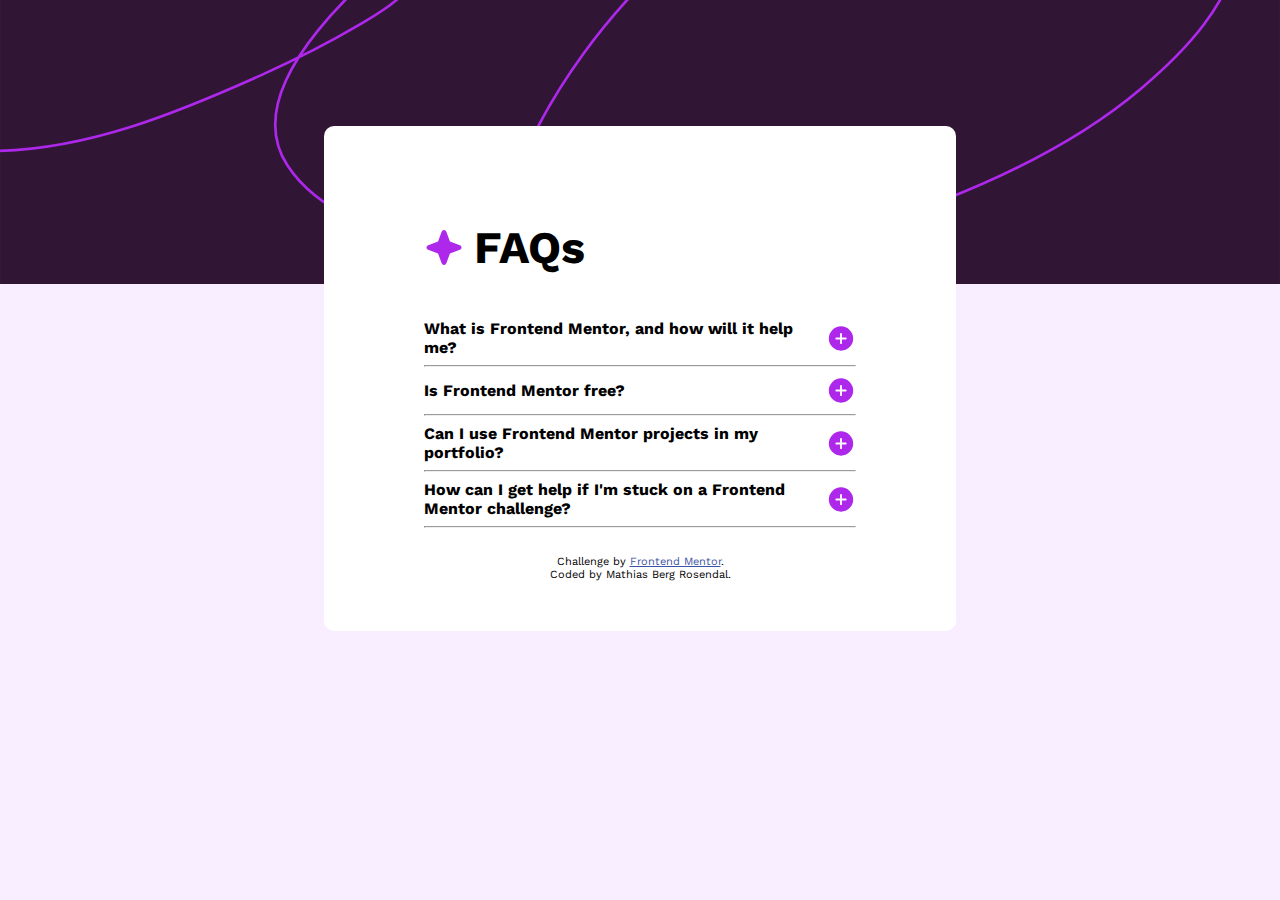
<file: frontendmentor/faq-accordion-main/index.html>
<!DOCTYPE html>
<html lang="en">
<head>
  <meta charset="UTF-8">
  <meta name="viewport" content="width=device-width, initial-scale=1.0"> <!-- displays site properly based on user's device -->

  <link rel="icon" type="image/png" sizes="32x32" href="./assets/images/favicon-32x32.png">
  <link rel="stylesheet" href="styles.css">  
  <title>Frontend Mentor | FAQ accordion</title>

  <script src="java.js"></script>
  <!-- Feel free to remove these styles or customise in your own stylesheet 👍 -->
  <style>
    .attribution { font-size: 11px; text-align: center; }
    .attribution a { color: hsl(228, 45%, 44%); }
  </style>
</head>
<body>

  <div class="card">

    <div class="title">
      <img src="assets/images/icon-star.svg" alt="">
      <p>FAQs</p>
    </div>
    
    <div class="question" id="Q1">
      What is Frontend Mentor, and how will it help me?
      <img class="plus" src="assets/images/icon-plus.svg" alt="" onclick="open_answer(1)">
    </div>
    
    <div class="answer" id="A1">
      <br>
      Frontend Mentor offers realistic coding challenges to help developers improve their 
      frontend coding skills with projects in HTML, CSS, and JavaScript. It's suitable for 
      all levels and ideal for portfolio building.
    </div>
    <hr>
    
    <div class="question" id="Q2">
      Is Frontend Mentor free?
      <img class="plus" src="assets/images/icon-plus.svg" alt="" onclick="open_answer(2)">
    </div>
    
    <div class="answer" id="A2">
      <br>
      Yes, Frontend Mentor offers both free and premium coding challenges, with the free 
      option providing access to a range of projects suitable for all skill levels.
    </div>
    <hr>
    
    <div class="question" id="Q3">
      Can I use Frontend Mentor projects in my portfolio?
      <img class="plus" src="assets/images/icon-plus.svg" alt="" onclick="open_answer(3)">
    </div>
    
    <div class="answer" id="A3">
      <br>
      Yes, you can use projects completed on Frontend Mentor in your portfolio. It's an excellent
      way to showcase your skills to potential employers!
    </div>
    <hr>
    
    <div class="question" id="Q4">
      How can I get help if I'm stuck on a Frontend Mentor challenge?
      <img class="plus" src="assets/images/icon-plus.svg" alt="" onclick="open_answer(4)">
    </div>
    
    <div class="answer" id="A4">
      <br>
      The best place to get help is inside Frontend Mentor's Discord community. There's a help 
      channel where you can ask questions and seek support from other community members.
    </div>
    <hr>

    <br>
    <div class="attribution">
      Challenge by <a href="https://www.frontendmentor.io?ref=challenge" target="_blank">Frontend Mentor</a>. 
      <br>
      Coded by Mathias Berg Rosendal.
    </div>
  </div>
</body>
</html>
</file>
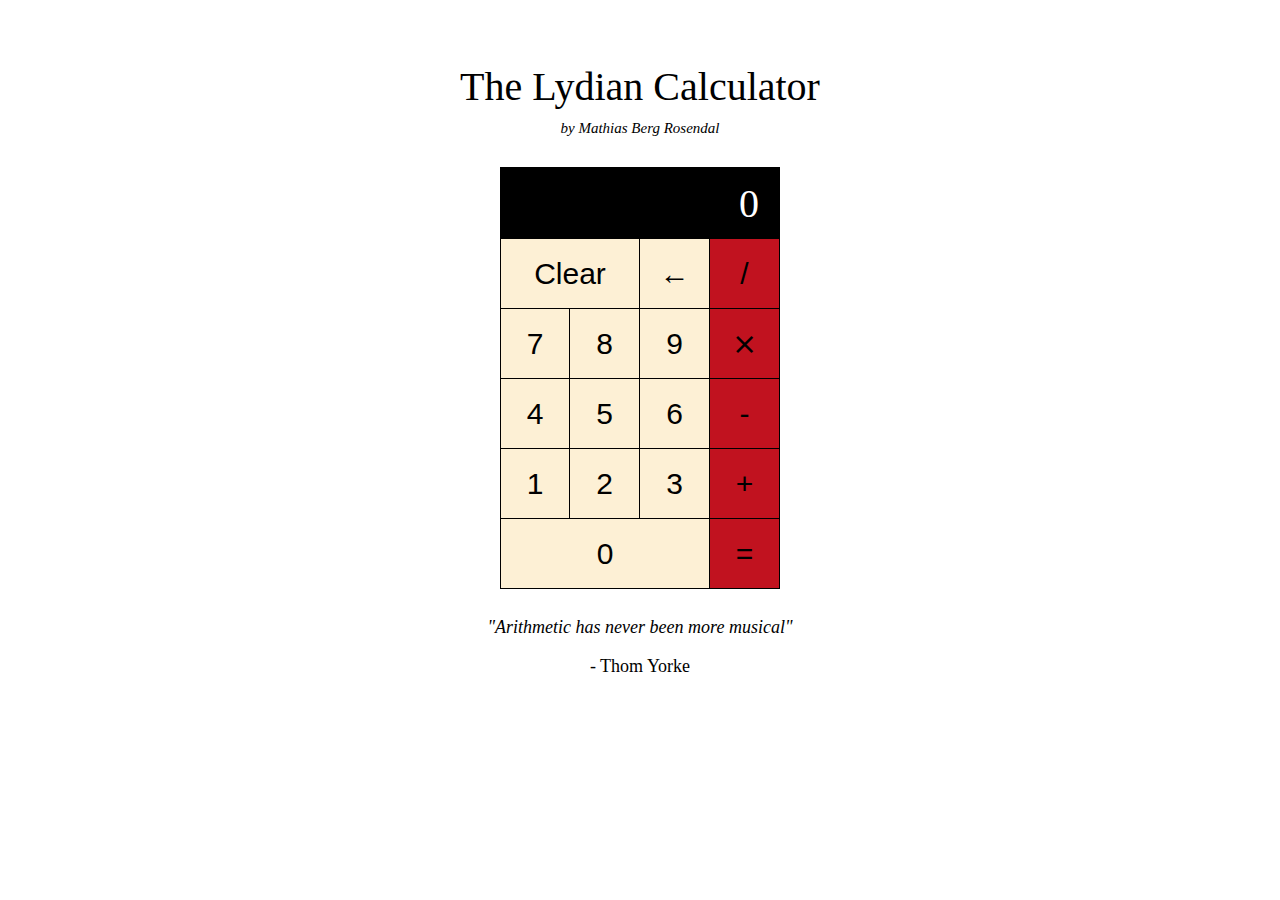
<file: frontendmasters/complete_intro_to_webdev/calculator/index.html>
<!DOCTYPE html>
<html lang="en">

<head>
    <meta charset="UFT-8" name="viewport" content="width=device-width, initial-scale=1.0">
    <title>Lydian Calculator</title>
    <link rel="stylesheet" href="style.css">
    <audio src="" id="mySound"></audio>
</head>

<body>
    <div class="title">The Lydian Calculator</div>
    <div class="credit">by Mathias Berg Rosendal</div>
    <div class="grid-div">
        <div class="screen" data-temporary_number="0" data-last_operation="none">0</div>
        <button class="buttons" id="zero" data-sound="zero-sound.mp3">0</button>
        <button class="buttons" id="one"   data-sound="one-sound.mp3">1</button>
        <button class="buttons" id="two"   data-sound="two-sound.mp3">2</button>
        <button class="buttons" id="three" data-sound="three-sound.mp3">3</button>
        <button class="buttons" id="four"  data-sound="four-sound.mp3">4</button>
        <button class="buttons" id="five"  data-sound="five-sound.mp3">5</button>
        <button class="buttons" id="six"   data-sound="six-sound.mp3">6</button>
        <button class="buttons" id="seven" data-sound="seven-sound.mp3">7</button>
        <button class="buttons" id="eight" data-sound="eight-sound.mp3">8</button>
        <button class="buttons" id="nine"  data-sound="nine-sound.mp3">9</button>
        <button class="buttons" id="clear" data-sound="clear-sound.mp3">Clear</button>
        <button class="buttons" id="delete" data-sound="delete-sound.mp3">&larr;</button>
        <button class="buttons" id="divide" data-sound="divide-sound.mp3">/</button>
        <button class="buttons" id="multiply" data-sound="multiply-sound.mp3">&#10799;</button>
        <button class="buttons" id="subtract" data-sound="subtract-sound.mp3">-</button>
        <button class="buttons" id="add" data-sound="add-sound.mp3">+</button>
        <button class="buttons" id="equals" data-sound="equals-sound.mp3">=</button>
    </div>
    <div class="quote"><p style="font-style: italic">"Arithmetic has never been more musical"</p>- Thom Yorke</div>
</body>
<script src="java.js">
</script>
</html>
</file>
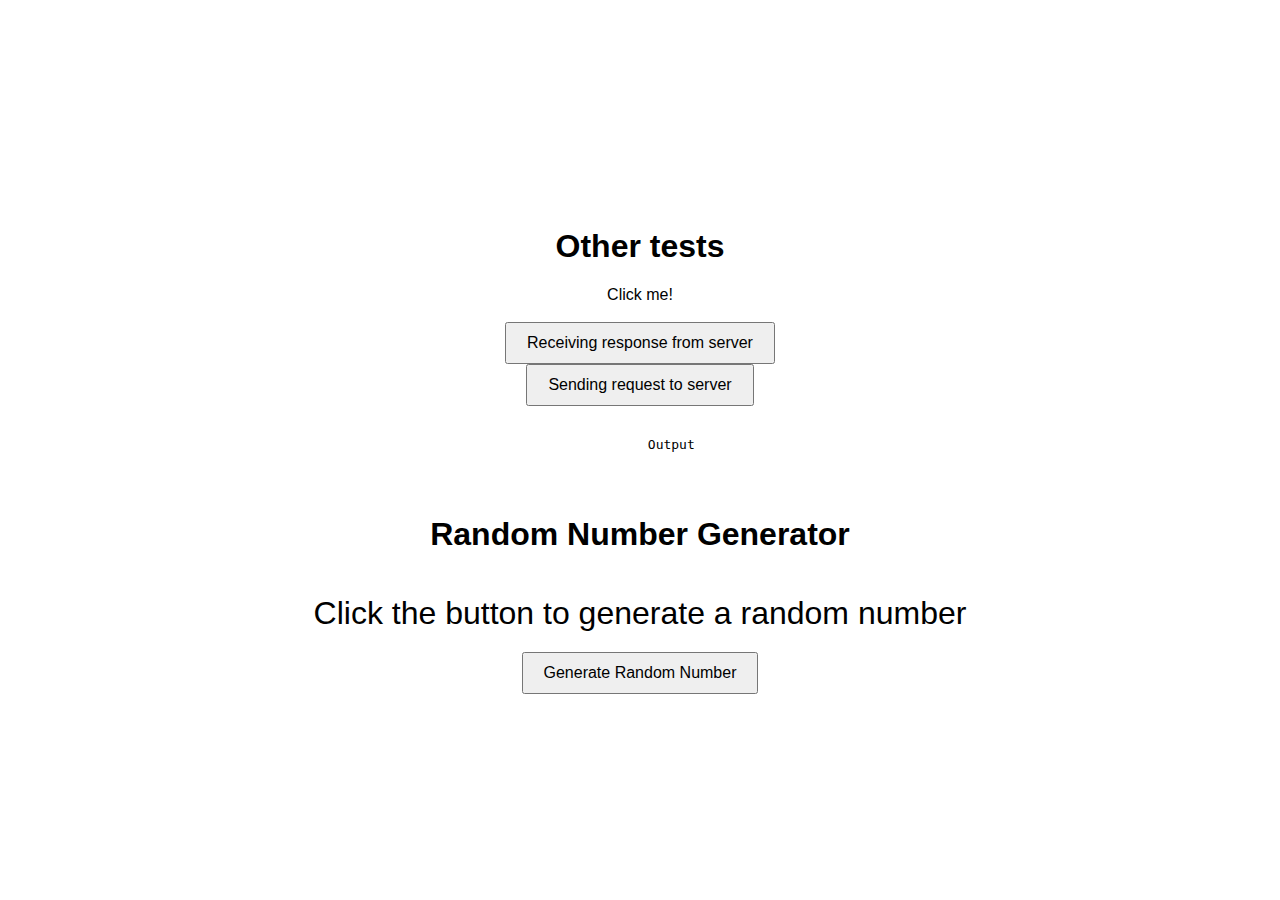
<file: javatests/random_number.html>
<!DOCTYPE html>
<html lang="en">
<head>
    <meta charset="UTF-8">
    <meta name="viewport" content="width=device-width, initial-scale=1.0">
    <title>Random Number Generator</title>
    <style>
        body {
            font-family: Arial, sans-serif;
            display: flex;
            flex-direction: column;
            align-items: center;
            justify-content: center;
            height: 100vh;
            margin: 0;
        }
        #randomNumber {
            font-size: 2em;
            margin: 20px 0;
        }
        button {
            padding: 10px 20px;
            font-size: 1em;
            cursor: pointer;
        }
    </style>
    <link rel="stylesheet" href="../javatests/popup-box.css">
    <script src="../javatests/javatest.js"></script>
</head>
<body>
    <h1>Other tests</h1>
    <div class="popup" onclick="myFunction()">Click me!
        <span class="popuptext" id="myPopup">Popup text...</span>
    </div>
    <br>
    <button onclick="receiving_response()">Receiving response from server</button>
    <button onclick="sending_request()">Sending request to server</button>
    <br>
    <pre style="text-align: center">
        Output
        <code id="code-output"></code>
    </pre>
    <h1>Random Number Generator</h1>
    <div id="randomNumber">Click the button to generate a random number</div>
    <button onclick="generateRandomNumber()">Generate Random Number</button>

    <script>
        function generateRandomNumber() {
            var randomNumber = Math.floor(Math.random() * 100) + 1;
            if (randomNumber < 50) {
                document.getElementById('randomNumber').innerText = randomNumber;
            } else {
                document.getElementById('randomNumber').innerText = "Oh no it's above 50..";
            }
        }
        
        // When the user clicks on <div>, open the popup
        function myFunction() {
            var popup = document.getElementById("myPopup");
            popup.classList.toggle("show");
        }
    </script>
</body>
</html>
</file>
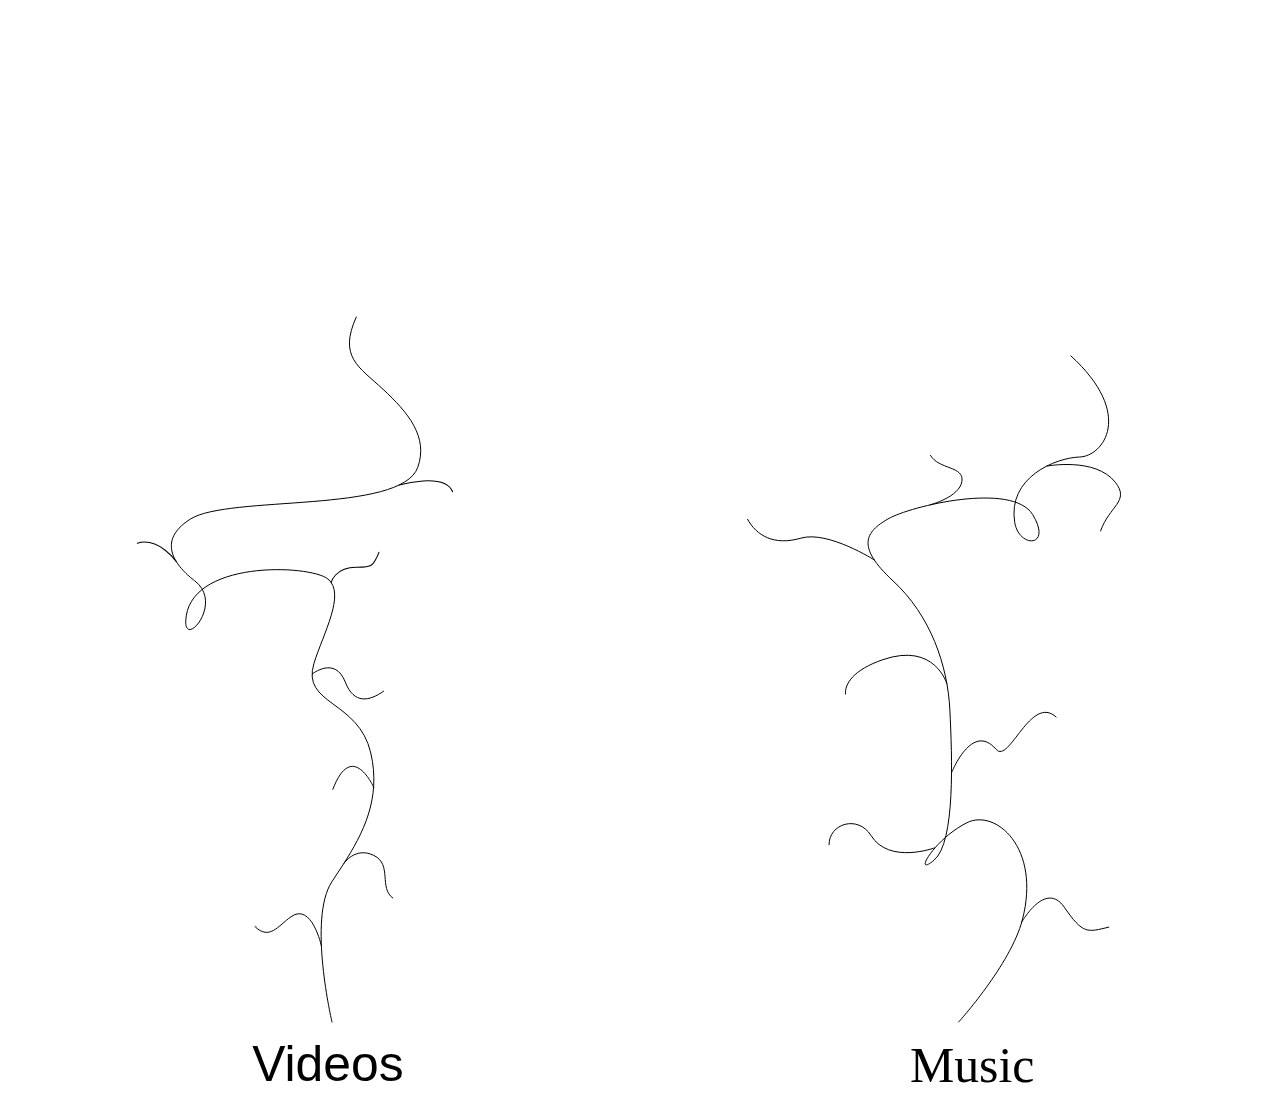
<file: minimalistblog/minimalistblog.html>
<!DOCTYPE html>
<html lang="en">
<head>
    <meta charset="UTF-8">
    <meta name="viewport" content="width=device-width, initial-scale=1.0, user-scalable=no">
    <title>Art Portfolio</title>
    <link rel="stylesheet" href="static/standard-styles.css">
</head>
<body>
    <div class="popup" id="Post11Content">
        <div class="button-container">
            <button>×</button> 
        </div>
        <div class="popup-content">
            <p>Swedish Scenes</p>
            <div>
                <!-- NOTE: To enable the youtube api, you need to append &enablejsapi=1 to the link or ?enablejsapi=1 if there's no ? already  -->
                <iframe id="YT11" width="100%" height="70%" src="https://www.youtube.com/embed/gqY7-VjWTjk?si=-Ja2zZMx3c4oS7U0&enablejsapi=1" title="YouTube video player" frameborder="0" allow="accelerometer; autoplay; clipboard-write; encrypted-media; gyroscope; picture-in-picture; web-share" referrerpolicy="strict-origin-when-cross-origin" allowfullscreen></iframe>
            </div>
        </div>
    </div>
    <div class="popup" id="Post12Content">
        <div class="button-container">
            <button>×</button> 
        </div>
        <div class="popup-content">
            <p>Nils Frahm Jam</p>
            <div>
                <iframe id="YT12" width="100%" height="70%" src="https://www.youtube.com/embed/j7ceCihS5Ig?si=ff9Z_775asFHs_3P&enablejsapi=1" title="YouTube video player" frameborder="0" allow="accelerometer; autoplay; clipboard-write; encrypted-media; gyroscope; picture-in-picture; web-share" referrerpolicy="strict-origin-when-cross-origin" allowfullscreen></iframe>
            </div>
        </div>
    </div>
    <div class="popup" id="Post13Content">
        <div class="button-container">
            <button>×</button> 
        </div>
        <div class="popup-content">
            <p> 
                Soft Piano Cover Gone Wrong Pt. II 
                <br> 
                <br>Some explanation
            </p>
            <div>
                <iframe id="YT13" width="100%" height="70%" src="https://www.youtube.com/embed/pvi84WWDrWI?si=m_1skx0YD5cRxxeW&enablejsapi=1" title="YouTube video player" frameborder="0" allow="accelerometer; autoplay; clipboard-write; encrypted-media; gyroscope; picture-in-picture; web-share" referrerpolicy="strict-origin-when-cross-origin" allowfullscreen></iframe>
            </div>
        </div>
    </div>
    <div class="popup" id="Post14Content">
        <div class="button-container">
            <button>×</button> 
        </div>
        <div class="popup-content">
            <p>Scripted Looping Test</p>
            <div>
                <iframe id="YT14" width="100%" height="70%" src="https://www.youtube.com/embed/6WXXnTCyzig?si=3NbBhQIPsutgY2bR&enablejsapi=1" title="YouTube video player" frameborder="0" allow="accelerometer; autoplay; clipboard-write; encrypted-media; gyroscope; picture-in-picture; web-share" referrerpolicy="strict-origin-when-cross-origin" allowfullscreen></iframe>
            </div>
        </div>
    </div>
    <div class="popup" id="Post15Content">
        <div class="button-container">
            <button>×</button> 
        </div>
        <div class="popup-content">
            <p>Partial Eclipse Timelapse</p>
            <div>
                <iframe id="YT15" width="100%" height="70%" src="https://www.youtube.com/embed/ngS255CjkLs?enablejsapi=1" title="Partial Eclipse 10.06.2021" frameborder="0" allow="accelerometer; autoplay; clipboard-write; encrypted-media; gyroscope; picture-in-picture; web-share" referrerpolicy="strict-origin-when-cross-origin" allowfullscreen></iframe>
            </div>
        </div>
    </div>
    <div class="popup" id="Post16Content">
        <div class="button-container">
            <button>×</button> 
        </div>
        <div class="popup-content">
            <p>Light & Dark Landscapes</p>
            <div>
                <iframe id="YT16" width="100%" height="70%" src="https://www.youtube.com/embed/TCXusum-NE4?si=kp7MRfgYMifPkIix&enablejsapi=1" title="YouTube video player" frameborder="0" allow="accelerometer; autoplay; clipboard-write; encrypted-media; gyroscope; picture-in-picture; web-share" referrerpolicy="strict-origin-when-cross-origin" allowfullscreen></iframe>
            </div>
        </div>
    </div>
    <div class="popup" id="Post17Content">
        <div class="button-container">
            <button>×</button> 
        </div>
        <div class="popup-content">
            <p>Contrasting Guitarsoli</p>
            <div>
                <iframe id="YT17" width="100%" height="70%" src="https://www.youtube.com/embed/34A97a1Osrs?si=Lh24eWBISWwfDXlp&enablejsapi=1" title="YouTube video player" frameborder="0" allow="accelerometer; autoplay; clipboard-write; encrypted-media; gyroscope; picture-in-picture; web-share" referrerpolicy="strict-origin-when-cross-origin" allowfullscreen></iframe>
            </div>
        </div>
    </div>
    <div class="popup" id="Post18Content">
        <div class="button-container">
            <button>×</button> 
        </div>
        <div class="popup-content">
            <p>Soft Piano Cover Gone Wrong</p>
            <div>
                <iframe id="YT18" width="100%" height="70%" src="https://www.youtube.com/embed/hCr_ndV1u0g?si=MXWj69LHZYF1CG2Q&enablejsapi=1" title="YouTube video player" frameborder="0" allow="accelerometer; autoplay; clipboard-write; encrypted-media; gyroscope; picture-in-picture; web-share" referrerpolicy="strict-origin-when-cross-origin" allowfullscreen></iframe>
            </div>
        </div>
    </div>
    <div class="popup" id="Post21Content">
        <div class="button-container">
            <button>×</button> 
        </div>
        <div class="popup-content">
            <p>Stages</p>
            <div>
                <iframe id="SC21" width="100%" height="50%" scrolling="no" frameborder="no" allow="autoplay" src="https://w.soundcloud.com/player/?url=https%3A//api.soundcloud.com/tracks/127111050&color=%23ff5500&auto_play=false&hide_related=false&show_comments=true&show_user=true&show_reposts=false&show_teaser=true&visual=true"></iframe><div style="font-size: 10px; color: #cccccc;line-break: anywhere;word-break: normal;overflow: hidden;white-space: nowrap;text-overflow: ellipsis; font-family: Interstate,Lucida Grande,Lucida Sans Unicode,Lucida Sans,Garuda,Verdana,Tahoma,sans-serif;font-weight: 100;"><a href="https://soundcloud.com/mathiasros" title="Mathias Berg Rosendal" target="_blank" style="color: #cccccc; text-decoration: none;">Mathias Berg Rosendal</a> · <a href="https://soundcloud.com/mathiasros/stages" title="Stages" target="_blank" style="color: #cccccc; text-decoration: none;">Stages</a></div>
            </div>
        </div>
    </div>
    <div class="popup" id="Post22Content">
        <div class="button-container">
            <button>×</button> 
        </div>
        <div class="popup-content">
            <p>Otherside Morning Jam</p>
            <div>
                <iframe id='SC22' width="100%" height="50%" scrolling="no" frameborder="no" allow="autoplay" src="https://w.soundcloud.com/player/?url=https%3A//api.soundcloud.com/tracks/102928407&color=%23ff5500&auto_play=false&hide_related=false&show_comments=true&show_user=true&show_reposts=false&show_teaser=true&visual=true"></iframe><div style="font-size: 10px; color: #cccccc;line-break: anywhere;word-break: normal;overflow: hidden;white-space: nowrap;text-overflow: ellipsis; font-family: Interstate,Lucida Grande,Lucida Sans Unicode,Lucida Sans,Garuda,Verdana,Tahoma,sans-serif;font-weight: 100;"><a href="https://soundcloud.com/mathiasros" title="Mathias Berg Rosendal" target="_blank" style="color: #cccccc; text-decoration: none;">Mathias Berg Rosendal</a> · <a href="https://soundcloud.com/mathiasros/otherside-morning-jam" title="Otherside Morning Jam" target="_blank" style="color: #cccccc; text-decoration: none;">Otherside Morning Jam</a></div>
            </div>
        </div>
    </div>
    <div class="popup" id="Post23Content">
        <div class="button-container">
            <button>×</button> 
        </div>
        <div class="popup-content">
            <p> 
                Pots Along the Watchtower
            </p>
            <div>
                <iframe id='SC23' width="100%" height="50%" scrolling="no" frameborder="no" allow="autoplay" src="https://w.soundcloud.com/player/?url=https%3A//api.soundcloud.com/tracks/101445341&color=%23ff5500&auto_play=false&hide_related=false&show_comments=true&show_user=true&show_reposts=false&show_teaser=true&visual=true"></iframe><div style="font-size: 10px; color: #cccccc;line-break: anywhere;word-break: normal;overflow: hidden;white-space: nowrap;text-overflow: ellipsis; font-family: Interstate,Lucida Grande,Lucida Sans Unicode,Lucida Sans,Garuda,Verdana,Tahoma,sans-serif;font-weight: 100;"><a href="https://soundcloud.com/mathiasros" title="Mathias Berg Rosendal" target="_blank" style="color: #cccccc; text-decoration: none;">Mathias Berg Rosendal</a> · <a href="https://soundcloud.com/mathiasros/pots-along-the-watchtower" title="Pots Along The Watchtower" target="_blank" style="color: #cccccc; text-decoration: none;">Pots Along The Watchtower</a></div>
            </div>
        </div>
    </div>
    <div class="popup" id="Post24Content">
        <div class="button-container">
            <button>×</button> 
        </div>
        <div class="popup-content">
            <p>got_new_plugins</p>
            <div>
                <iframe id="SC24" width="100%" height="50%" scrolling="no" frameborder="no" allow="autoplay" src="https://w.soundcloud.com/player/?url=https%3A//api.soundcloud.com/tracks/665774138&color=%23ff5500&auto_play=false&hide_related=false&show_comments=true&show_user=true&show_reposts=false&show_teaser=true&visual=true"></iframe><div style="font-size: 10px; color: #cccccc;line-break: anywhere;word-break: normal;overflow: hidden;white-space: nowrap;text-overflow: ellipsis; font-family: Interstate,Lucida Grande,Lucida Sans Unicode,Lucida Sans,Garuda,Verdana,Tahoma,sans-serif;font-weight: 100;"><a href="https://soundcloud.com/mathiasros" title="Mathias Berg Rosendal" target="_blank" style="color: #cccccc; text-decoration: none;">Mathias Berg Rosendal</a> · <a href="https://soundcloud.com/mathiasros/got_new_pluginscom" title="got_new_plugins.com" target="_blank" style="color: #cccccc; text-decoration: none;">got_new_plugins.com</a></div>
            </div>
        </div>
    </div>
    <div class="popup" id="Post25Content">
        <div class="button-container">
            <button>×</button> 
        </div>
        <div class="popup-content">
            <p>29.8</p>
            <div>
                <iframe id='SC25' width="100%" height="50%" scrolling="no" frameborder="no" allow="autoplay" src="https://w.soundcloud.com/player/?url=https%3A//api.soundcloud.com/tracks/688983250&color=%23ff5500&auto_play=false&hide_related=false&show_comments=true&show_user=true&show_reposts=false&show_teaser=true&visual=true"></iframe><div style="font-size: 10px; color: #cccccc;line-break: anywhere;word-break: normal;overflow: hidden;white-space: nowrap;text-overflow: ellipsis; font-family: Interstate,Lucida Grande,Lucida Sans Unicode,Lucida Sans,Garuda,Verdana,Tahoma,sans-serif;font-weight: 100;"><a href="https://soundcloud.com/mathiasros" title="Mathias Berg Rosendal" target="_blank" style="color: #cccccc; text-decoration: none;">Mathias Berg Rosendal</a> · <a href="https://soundcloud.com/mathiasros/298a" title="29.8" target="_blank" style="color: #cccccc; text-decoration: none;">29.8</a></div>
            </div>
        </div>
    </div>
    <div class="popup" id="Post26Content">
        <div class="button-container">
            <button>×</button> 
        </div>
        <div class="popup-content">
            <p>Everyday</p>
            <div>
                <iframe id="SC26" width="100%" height="50%" scrolling="no" frameborder="no" allow="autoplay" src="https://w.soundcloud.com/player/?url=https%3A//api.soundcloud.com/tracks/652470026&color=%23ff5500&auto_play=false&hide_related=false&show_comments=true&show_user=true&show_reposts=false&show_teaser=true&visual=true"></iframe><div style="font-size: 10px; color: #cccccc;line-break: anywhere;word-break: normal;overflow: hidden;white-space: nowrap;text-overflow: ellipsis; font-family: Interstate,Lucida Grande,Lucida Sans Unicode,Lucida Sans,Garuda,Verdana,Tahoma,sans-serif;font-weight: 100;"><a href="https://soundcloud.com/mathiasros" title="Mathias Berg Rosendal" target="_blank" style="color: #cccccc; text-decoration: none;">Mathias Berg Rosendal</a> · <a href="https://soundcloud.com/mathiasros/everyday" title="Everyday (by Anne Kirstine Bach Møller)" target="_blank" style="color: #cccccc; text-decoration: none;">Everyday (by Anne Kirstine Bach Møller)</a></div>
            </div>
        </div>
    </div>
    <div class="popup" id="Post27Content">
        <div class="button-container">
            <button>×</button> 
        </div>
        <div class="popup-content">
            <p>Wasa</p>
            <div>
                <iframe id="SC27" width="100%" height="50%" scrolling="no" frameborder="no" allow="autoplay" src="https://w.soundcloud.com/player/?url=https%3A//api.soundcloud.com/tracks/657143441&color=%23ff5500&auto_play=false&hide_related=false&show_comments=true&show_user=true&show_reposts=false&show_teaser=true&visual=true"></iframe><div style="font-size: 10px; color: #cccccc;line-break: anywhere;word-break: normal;overflow: hidden;white-space: nowrap;text-overflow: ellipsis; font-family: Interstate,Lucida Grande,Lucida Sans Unicode,Lucida Sans,Garuda,Verdana,Tahoma,sans-serif;font-weight: 100;"><a href="https://soundcloud.com/mathiasros" title="Mathias Berg Rosendal" target="_blank" style="color: #cccccc; text-decoration: none;">Mathias Berg Rosendal</a> · <a href="https://soundcloud.com/mathiasros/wasa" title="Wasa" target="_blank" style="color: #cccccc; text-decoration: none;">Wasa</a></div>
            </div>
        </div>
    </div>
    <div class="popup" id="Post28Content">
        <div class="button-container">
            <button>×</button> 
        </div>
        <div class="popup-content">
            <p>Stormﬂod</p>
            <div>
                <iframe id='SC28' width="100%" height="50%" scrolling="no" frameborder="no" allow="autoplay" src="https://w.soundcloud.com/player/?url=https%3A//api.soundcloud.com/tracks/957648847&color=%23ff5500&auto_play=false&hide_related=false&show_comments=true&show_user=true&show_reposts=false&show_teaser=true&visual=true"></iframe><div style="font-size: 10px; color: #cccccc;line-break: anywhere;word-break: normal;overflow: hidden;white-space: nowrap;text-overflow: ellipsis; font-family: Interstate,Lucida Grande,Lucida Sans Unicode,Lucida Sans,Garuda,Verdana,Tahoma,sans-serif;font-weight: 100;"><a href="https://soundcloud.com/mathiasros" title="Mathias Berg Rosendal" target="_blank" style="color: #cccccc; text-decoration: none;">Mathias Berg Rosendal</a> · <a href="https://soundcloud.com/mathiasros/stormflod" title="Stormflod" target="_blank" style="color: #cccccc; text-decoration: none;">Stormflod</a></div>
            </div>
        </div>
    </div>
    <div class="scroll-container">
        <div class="section" id="section1">
            <div class="tree_pot">
                <?xml version="1.0" encoding="UTF-8" standalone="no"?>
                <!DOCTYPE svg PUBLIC "-//W3C//DTD SVG 1.1//EN" "http://www.w3.org/Graphics/SVG/1.1/DTD/svg11.dtd">
                <svg width="100%" height="100%" viewBox="0 0 578 1093" version="1.1" xmlns="http://www.w3.org/2000/svg" xmlns:xlink="http://www.w3.org/1999/xlink" xml:space="preserve" xmlns:serif="http://www.serif.com/" style="fill-rule:evenodd;clip-rule:evenodd;stroke-linecap:round;stroke-linejoin:round;stroke-miterlimit:1.5;">
                    <g id="PostTree1" transform="matrix(0.406019,0,0,11.671,-67.8052,-6635.25)">
                        <rect x="167" y="568.527" width="1423" height="93.577" style="fill:none;"/>
                        <g id="Tree" transform="matrix(1.50812e-16,-0.0856828,5.9483,1.26711e-17,-2764.23,670.024)">
                            <g id="Treetrunk" transform="matrix(1,0,0,0.414058,0,357.358)">
                                <path d="M167,620.079C167,620.079 270.995,595.521 308,620.079C313.474,623.711 318.985,627.391 324.574,630.983C356.771,651.676 391.581,669.495 437,659C490.304,646.683 485.038,589.047 527,602C556.463,611.095 596.969,634.221 611.656,615.956C626.319,597.721 631.107,474.85 568.997,473.309C542.5,472.652 587.586,511.482 609.783,482.332C620.17,468.692 647.479,439.545 671.758,477.988C696.038,516.431 677.031,689.394 723.617,706.118C754.44,717.183 779.135,695.843 801.959,671.342C824.782,646.841 834.266,626.292 874.575,644.47" style="fill:none;stroke:black;stroke-width:1px;"/>
                            </g>
                            <g id="Branches">
                                <g id="Branch1" transform="matrix(1,0,0,0.414058,167,568.527)">
                                    <path d="M76.59,99.416C76.59,99.416 120.369,89.748 105.747,69.033C96.421,55.822 82.044,47.662 95.255,33.285" style="fill:none;stroke:black;stroke-width:1px;"/>
                                </g>
                                <g id="Branch2" transform="matrix(1,0,0,0.414058,167,568.527)">
                                    <path d="M159.265,122.065C159.265,122.065 176.441,133.347 167.212,152.104C157.983,170.861 134.669,156.728 124.469,171.08" style="fill:none;stroke:black;stroke-width:1px;"/>
                                </g>
                                <g id="Branch3" transform="matrix(6.12323e-17,0.414058,-1,2.53537e-17,1184.57,492.785)">
                                    <path d="M335.003,782.25C335.003,782.25 313.184,732.804 293.863,784.012" style="fill:none;stroke:black;stroke-width:1px;"/>
                                </g>
                                <g id="Branch8" transform="matrix(6.12323e-17,0.414058,-1,2.53537e-17,1184.57,492.785)">
                                    <path d="M273.328,668.129C273.328,668.129 295.993,649.816 306.342,676.387C315.154,699.013 330.444,695.684 344.801,685.545" style="fill:none;stroke:black;stroke-width:1px;"/>
                                </g>
                                <g id="Branch4" transform="matrix(0.982814,-0.0764335,0.184596,0.406942,119.216,601.655)">
                                    <path d="M475,119C475,119 489.211,125.152 485.505,146.383C482.931,161.13 482.107,162.979 496.099,171.784" style="fill:none;stroke:black;stroke-width:1px;"/>
                                </g>
                                <g id="Branch5" transform="matrix(0.97689,-0.0885026,0.213745,0.404489,-68.0447,557.308)">
                                    <path d="M685.031,130.421C685.031,130.421 713.208,118.54 711.5,96.076" style="fill:none;stroke:black;stroke-width:1px;"/>
                                </g>
                                <g id="Branch6" transform="matrix(0.238341,0.402125,-0.971182,0.0986868,1101.42,461.132)">
                                    <path d="M329.966,488.169C329.966,488.169 377.758,486.383 380.463,507.597" style="fill:none;stroke:black;stroke-width:1px;"/>
                                </g>
                            </g>
                        </g>
                        <g id="Posts" transform="matrix(1.50812e-16,-0.0856828,2.50431,5.33468e-18,-663.377,670.024)">
                            <g id="Post1" transform="matrix(1,0,0,1,72.1022,-34.7761)">
                                <g id="Post11" serif:id="Post1" transform="matrix(3.89835,-2.40254e-33,1.85878e-31,3.83396,-38.484,411.118)">
                                    <circle cx="58.787" cy="43.787" r="3.787" style="fill:rgb(94,155,225);"/>
                                </g>
                                <g id="ViewButton1">
                                    <g transform="matrix(6.12323e-17,0.983482,-1.4466,8.71158e-17,1548.4,366.356)">
                                        <path d="M163.383,988.856L163.383,997.762C163.383,1000.22 160.497,1002.22 156.942,1002.22L80.572,1002.22C77.017,1002.22 74.131,1000.22 74.131,997.762L74.131,988.856C74.131,986.399 77.017,984.404 80.572,984.404L156.942,984.404C160.497,984.404 163.383,986.399 163.383,988.856Z" style="fill:rgb(94,155,225);"/>
                                    </g>
                                    <g transform="matrix(6.12323e-17,0.983482,-1,6.02209e-17,171.923,396.246)">
                                        <g transform="matrix(18.75,0,0,18.75,108.516,67.1593)">
                                        </g>
                                        <text x="68.215px" y="67.159px" style="font-family:'ArialMT', 'Arial';font-size:18.75px;fill:white;">V<tspan x="80.382px 84.548px " y="67.159px 67.159px ">ie</tspan>w</text>
                                    </g>
                                </g>
                                <g transform="matrix(6.12323e-17,0.983482,-1,6.02209e-17,238.166,332.587)">
                                    <text x="81.764px" y="64.636px" style="font-family:'ArialMT', 'Arial';font-size:18.75px;">Swedish Scenes</text>
                                    <g transform="matrix(18.75,0,0,18.75,197.994,103.363)">
                                    </g>
                                    <text x="104.153px" y="103.363px" style="font-family:'ArialMT', 'Arial';font-size:18.75px;">12.04.2023</text>
                                </g>
                            </g>
                            <g id="Post2" transform="matrix(1,0,0,1,-56.4617,44.9742)">
                                <g id="ViewButton2" transform="matrix(1,0,-2.46519e-32,1,141.447,243.385)">
                                    <g transform="matrix(6.12323e-17,0.983482,-1.4466,8.71158e-17,1548.4,366.356)">
                                        <path d="M163.383,988.856L163.383,997.762C163.383,1000.22 160.497,1002.22 156.942,1002.22L80.572,1002.22C77.017,1002.22 74.131,1000.22 74.131,997.762L74.131,988.856C74.131,986.399 77.017,984.404 80.572,984.404L156.942,984.404C160.497,984.404 163.383,986.399 163.383,988.856Z" style="fill:rgb(94,155,225);"/>
                                    </g>
                                    <g transform="matrix(6.12323e-17,0.983482,-1,6.02209e-17,171.923,396.246)">
                                        <g transform="matrix(18.75,0,0,18.75,108.516,67.1593)">
                                        </g>
                                        <text x="68.215px" y="67.159px" style="font-family:'ArialMT', 'Arial';font-size:18.75px;fill:white;">V<tspan x="80.382px 84.548px " y="67.159px 67.159px ">ie</tspan>w</text>
                                    </g>
                                </g>
                                <g id="Post21" serif:id="Post2" transform="matrix(3.89835,-2.40254e-33,1.85878e-31,3.83396,118.757,466.887)">
                                    <circle cx="58.787" cy="43.787" r="3.787" style="fill:rgb(94,155,225);"/>
                                </g>
                                <g transform="matrix(6.12323e-17,0.983482,-1,6.02209e-17,375.294,577.512)">
                                    <text x="85.897px" y="64.636px" style="font-family:'ArialMT', 'Arial';font-size:18.75px;">Nils Frahm Jam</text>
                                    <g transform="matrix(18.75,0,0,18.75,198.448,103.363)">
                                    </g>
                                    <text x="104.606px" y="103.363px" style="font-family:'ArialMT', 'Arial';font-size:18.75px;">22.01.2020</text>
                                </g>
                            </g>
                            <g id="Post3" transform="matrix(1,0,0,1,-53.061,-25.9865)">
                                <g id="ViewButton3" transform="matrix(1,0,-2.46519e-32,1,308.62,13.0737)">
                                    <g transform="matrix(6.12323e-17,0.983482,-1.4466,8.71158e-17,1548.4,366.356)">
                                        <path d="M163.383,988.856L163.383,997.762C163.383,1000.22 160.497,1002.22 156.942,1002.22L80.572,1002.22C77.017,1002.22 74.131,1000.22 74.131,997.762L74.131,988.856C74.131,986.399 77.017,984.404 80.572,984.404L156.942,984.404C160.497,984.404 163.383,986.399 163.383,988.856Z" style="fill:rgb(94,155,225);"/>
                                    </g>
                                    <g transform="matrix(6.12323e-17,0.983482,-1,6.02209e-17,171.923,396.246)">
                                        <g transform="matrix(18.75,0,0,18.75,108.516,67.1593)">
                                        </g>
                                        <text x="68.215px" y="67.159px" style="font-family:'ArialMT', 'Arial';font-size:18.75px;fill:white;">V<tspan x="80.382px 84.548px " y="67.159px 67.159px ">ie</tspan>w</text>
                                    </g>
                                </g>
                                <g id="Post31" serif:id="Post3" transform="matrix(3.89835,-2.40254e-33,1.85878e-31,3.83396,224.443,478.697)">
                                    <circle cx="58.787" cy="43.787" r="3.787" style="fill:rgb(94,155,225);"/>
                                </g>
                                <g transform="matrix(6.12323e-17,0.983482,-1,6.02209e-17,584.051,319.331)">
                                    <text x="108.994px" y="64.636px" style="font-family:'ArialMT', 'Arial';font-size:18.75px;">Soft Piano Cover</text>
                                    <text x="103.437px" y="83.999px" style="font-family:'ArialMT', 'Arial';font-size:18.75px;">Gone W<tspan x="171.872px 178.116px " y="83.999px 83.999px ">ro</tspan>ng pt. II:</text>
                                    <text x="42.934px" y="103.363px" style="font-family:'ArialMT', 'Arial';font-size:18.75px;">&quot;Spurven Sidder Stum bag Kvist&quot;</text>
                                    <g transform="matrix(18.75,0,0,18.75,226.786,142.089)">
                                    </g>
                                    <text x="132.944px" y="142.089px" style="font-family:'ArialMT', 'Arial';font-size:18.75px;">21.01.2023</text>
                                </g>
                            </g>
                            <g id="Post4" transform="matrix(1,0,0,1,-26.4751,238.706)">
                                <g id="ViewButton4" transform="matrix(1,0,-2.46519e-32,1,349.607,68.2948)">
                                    <g transform="matrix(6.12323e-17,0.983482,-1.4466,8.71158e-17,1548.4,366.356)">
                                        <path d="M163.383,988.856L163.383,997.762C163.383,1000.22 160.497,1002.22 156.942,1002.22L80.572,1002.22C77.017,1002.22 74.131,1000.22 74.131,997.762L74.131,988.856C74.131,986.399 77.017,984.404 80.572,984.404L156.942,984.404C160.497,984.404 163.383,986.399 163.383,988.856Z" style="fill:rgb(94,155,225);"/>
                                    </g>
                                    <g transform="matrix(6.12323e-17,0.983482,-1,6.02209e-17,171.923,396.246)">
                                        <g transform="matrix(18.75,0,0,18.75,108.516,67.1593)">
                                        </g>
                                        <text x="68.215px" y="67.159px" style="font-family:'ArialMT', 'Arial';font-size:18.75px;fill:white;">V<tspan x="80.382px 84.548px " y="67.159px 67.159px ">ie</tspan>w</text>
                                    </g>
                                </g>
                                <g id="Post41" serif:id="Post4" transform="matrix(3.89835,-2.40254e-33,1.85878e-31,3.83396,296.324,264.101)">
                                    <circle cx="58.787" cy="43.787" r="3.787" style="fill:rgb(94,155,225);"/>
                                </g>
                                <g transform="matrix(6.12323e-17,0.983482,-1,6.02209e-17,584.582,374.552)">
                                    <text x="89.873px" y="64.636px" style="font-family:'ArialMT', 'Arial';font-size:18.75px;">Scripted Looping <tspan x="235.469px 244.844px 255.272px " y="64.636px 64.636px 64.636px ">Tes</tspan>t</text>
                                    <g transform="matrix(18.75,0,0,18.75,226.786,103.363)">
                                    </g>
                                    <text x="132.944px" y="103.363px" style="font-family:'ArialMT', 'Arial';font-size:18.75px;">25.08.2024</text>
                                </g>
                            </g>
                            <g id="Post5" transform="matrix(1,0,0,1,-19.1112,5.38682)">
                                <g id="ViewButton5" transform="matrix(1,0,-2.46519e-32,1,441.302,262.011)">
                                    <g transform="matrix(6.12323e-17,0.983482,-1.4466,8.71158e-17,1548.4,366.356)">
                                        <path d="M163.383,988.856L163.383,997.762C163.383,1000.22 160.497,1002.22 156.942,1002.22L80.572,1002.22C77.017,1002.22 74.131,1000.22 74.131,997.762L74.131,988.856C74.131,986.399 77.017,984.404 80.572,984.404L156.942,984.404C160.497,984.404 163.383,986.399 163.383,988.856Z" style="fill:rgb(94,155,225);"/>
                                    </g>
                                    <g transform="matrix(6.12323e-17,0.983482,-1,6.02209e-17,171.923,396.246)">
                                        <g transform="matrix(18.75,0,0,18.75,108.516,67.1593)">
                                        </g>
                                        <text x="68.215px" y="67.159px" style="font-family:'ArialMT', 'Arial';font-size:18.75px;fill:white;">V<tspan x="80.382px 84.548px " y="67.159px 67.159px ">ie</tspan>w</text>
                                    </g>
                                </g>
                                <g id="Post51" serif:id="Post5" transform="matrix(3.89835,-2.40254e-33,1.85878e-31,3.83396,436.256,493.198)">
                                    <circle cx="58.787" cy="43.787" r="3.787" style="fill:rgb(94,155,225);"/>
                                </g>
                                <g transform="matrix(6.12323e-17,0.983482,-1,6.02209e-17,696.166,584.329)">
                                    <text x="104.135px" y="64.636px" style="font-family:'ArialMT', 'Arial';font-size:18.75px;">Partial Eclipse</text>
                                    <text x="120.638px" y="83.999px" style="font-family:'ArialMT', 'Arial';font-size:18.75px;">T<tspan x="131.395px 135.561px " y="83.999px 83.999px ">im</tspan>elapse</text>
                                    <g transform="matrix(18.75,0,0,18.75,210.456,122.726)">
                                    </g>
                                    <text x="116.614px" y="122.726px" style="font-family:'ArialMT', 'Arial';font-size:18.75px;">10.06.2021</text>
                                </g>
                            </g>
                            <g id="Post6" transform="matrix(1,0,0,1,-274.33,-225.31)">
                                <g id="ViewButton6" transform="matrix(1,0,-2.46519e-32,1,961.493,175.29)">
                                    <g transform="matrix(6.12323e-17,0.983482,-1.4466,8.71158e-17,1548.4,366.356)">
                                        <path d="M163.383,988.856L163.383,997.762C163.383,1000.22 160.497,1002.22 156.942,1002.22L80.572,1002.22C77.017,1002.22 74.131,1000.22 74.131,997.762L74.131,988.856C74.131,986.399 77.017,984.404 80.572,984.404L156.942,984.404C160.497,984.404 163.383,986.399 163.383,988.856Z" style="fill:rgb(94,155,225);"/>
                                    </g>
                                    <g transform="matrix(6.12323e-17,0.983482,-1,6.02209e-17,171.923,396.246)">
                                        <g transform="matrix(18.75,0,0,18.75,108.516,67.1593)">
                                        </g>
                                        <text x="68.215px" y="67.159px" style="font-family:'ArialMT', 'Arial';font-size:18.75px;fill:white;">V<tspan x="80.382px 84.548px " y="67.159px 67.159px ">ie</tspan>w</text>
                                    </g>
                                </g>
                                <g id="Post61" serif:id="Post6" transform="matrix(3.89835,-2.40254e-33,1.85878e-31,3.83396,691.865,483.477)">
                                    <circle cx="58.787" cy="43.787" r="3.787" style="fill:rgb(94,155,225);"/>
                                </g>
                                <g transform="matrix(6.12323e-17,0.983482,-1,6.02209e-17,1101.62,463.327)">
                                    <text x="117.613px" y="64.636px" style="font-family:'ArialMT', 'Arial';font-size:18.75px;">Light and Darkness</text>
                                    <text x="126.467px" y="83.999px" style="font-family:'ArialMT', 'Arial';font-size:18.75px;">3D Landscape w<tspan x="265.105px " y="83.999px ">.</tspan></text>
                                    <text x="152.523px" y="103.363px" style="font-family:'ArialMT', 'Arial';font-size:18.75px;">Piano Beat</text>
                                    <g transform="matrix(18.75,0,0,18.75,245.311,142.089)">
                                    </g>
                                    <text x="151.47px" y="142.089px" style="font-family:'ArialMT', 'Arial';font-size:18.75px;">28.01.2024</text>
                                </g>
                            </g>
                            <g id="Post7" transform="matrix(1,0,0,1,-234.591,210.008)">
                                <g id="ViewButton7" transform="matrix(1,0,-2.46519e-32,1,947.518,98.8829)">
                                    <g transform="matrix(6.12323e-17,0.983482,-1.4466,8.71158e-17,1548.4,366.356)">
                                        <path d="M163.383,988.856L163.383,997.762C163.383,1000.22 160.497,1002.22 156.942,1002.22L80.572,1002.22C77.017,1002.22 74.131,1000.22 74.131,997.762L74.131,988.856C74.131,986.399 77.017,984.404 80.572,984.404L156.942,984.404C160.497,984.404 163.383,986.399 163.383,988.856Z" style="fill:rgb(94,155,225);"/>
                                    </g>
                                    <g transform="matrix(6.12323e-17,0.983482,-1,6.02209e-17,171.923,396.246)">
                                        <g transform="matrix(18.75,0,0,18.75,108.516,67.1593)">
                                        </g>
                                        <text x="68.215px" y="67.159px" style="font-family:'ArialMT', 'Arial';font-size:18.75px;fill:white;">V<tspan x="80.382px 84.548px " y="67.159px 67.159px ">ie</tspan>w</text>
                                    </g>
                                </g>
                                <g id="Post71" serif:id="Post7" transform="matrix(3.89835,-2.40254e-33,1.85878e-31,3.83396,704.553,360.889)">
                                    <circle cx="58.787" cy="43.787" r="3.787" style="fill:rgb(94,155,225);"/>
                                </g>
                                <g transform="matrix(6.12323e-17,0.983482,-1,6.02209e-17,1093.07,384.465)">
                                    <text x="110.745px" y="64.636px" style="font-family:'ArialMT', 'Arial';font-size:18.75px;">Contrasting Guitarsoli</text>
                                    <text x="125.837px" y="83.999px" style="font-family:'ArialMT', 'Arial';font-size:18.75px;">in 3D Landscapes</text>
                                    <g transform="matrix(18.75,0,0,18.75,247.808,122.726)">
                                    </g>
                                    <text x="153.967px" y="122.726px" style="font-family:'ArialMT', 'Arial';font-size:18.75px;">28.05.2024</text>
                                </g>
                            </g>
                            <g id="Post8" transform="matrix(1,0,0,1,-45.9176,-6.88861)">
                                <g id="ViewButton8" transform="matrix(1,0,-2.46519e-32,1,795.305,69.9716)">
                                    <g transform="matrix(6.12323e-17,0.983482,-1.4466,8.71158e-17,1548.4,366.356)">
                                        <path d="M163.383,988.856L163.383,997.762C163.383,1000.22 160.497,1002.22 156.942,1002.22L80.572,1002.22C77.017,1002.22 74.131,1000.22 74.131,997.762L74.131,988.856C74.131,986.399 77.017,984.404 80.572,984.404L156.942,984.404C160.497,984.404 163.383,986.399 163.383,988.856Z" style="fill:rgb(94,155,225);"/>
                                    </g>
                                    <g transform="matrix(6.12323e-17,0.983482,-1,6.02209e-17,171.923,396.246)">
                                        <g transform="matrix(18.75,0,0,18.75,108.516,67.1593)">
                                        </g>
                                        <text x="68.215px" y="67.159px" style="font-family:'ArialMT', 'Arial';font-size:18.75px;fill:white;">V<tspan x="80.382px 84.548px " y="67.159px 67.159px ">ie</tspan>w</text>
                                    </g>
                                </g>
                                <g id="Post81" serif:id="Post8" transform="matrix(3.89835,-2.40254e-33,1.85878e-31,3.83396,691.865,483.477)">
                                    <circle cx="58.787" cy="43.787" r="3.787" style="fill:rgb(94,155,225);"/>
                                </g>
                                <g transform="matrix(6.12323e-17,0.983482,-1,6.02209e-17,1070.46,326.253)">
                                    <text x="159.809px" y="64.636px" style="font-family:'ArialMT', 'Arial';font-size:18.75px;">Soft Piano Cover</text>
                                    <text x="175.094px" y="83.999px" style="font-family:'ArialMT', 'Arial';font-size:18.75px;">Gone W<tspan x="243.53px 249.774px " y="83.999px 83.999px ">ro</tspan>ng:</text>
                                    <text x="172.975px" y="103.363px" style="font-family:'ArialMT', 'Arial';font-size:18.75px;">&quot;Rør ved Mig&quot;</text>
                                    <g transform="matrix(18.75,0,0,18.75,277.601,142.089)">
                                    </g>
                                    <text x="183.759px" y="142.089px" style="font-family:'ArialMT', 'Arial';font-size:18.75px;">19.12.2021</text>
                                </g>
                            </g>
                        </g>
                        <g transform="matrix(2.46294,0,0,0.0856828,114.163,570.096)">
                            <g transform="matrix(50,0,0,50,386.324,1058.69)">
                            </g>
                            <text x="234.346px" y="1058.69px" style="font-family:'ArialMT', 'Arial';font-size:50px;">V<tspan x="266.793px 277.901px " y="1058.69px 1058.69px ">id</tspan>eos</text>
                        </g>
                    </g>
                </svg>
                                                              
            </div>

        </div>
        <div class="section" id="section2">
            <div class="tree_pot">
                <?xml version="1.0" encoding="UTF-8" standalone="no"?>
                <!DOCTYPE svg PUBLIC "-//W3C//DTD SVG 1.1//EN" "http://www.w3.org/Graphics/SVG/1.1/DTD/svg11.dtd">
                <svg width="100%" height="100%" viewBox="0 0 578 1093" version="1.1" xmlns="http://www.w3.org/2000/svg" xmlns:xlink="http://www.w3.org/1999/xlink" xml:space="preserve" xmlns:serif="http://www.serif.com/" style="fill-rule:evenodd;clip-rule:evenodd;stroke-linecap:round;stroke-linejoin:round;stroke-miterlimit:1.5;">
                    <g transform="matrix(1,0,0,1,-810.418,0)">
                        <g id="PostTree2" transform="matrix(0.406019,0,0,11.671,742.613,-6635.25)">
                            <rect x="167" y="568.527" width="1423" height="93.577" style="fill:none;"/>
                            <g transform="matrix(2.46294,0,0,0.0856828,114.163,570.096)">
                                <g transform="matrix(50,0,0,50,368.51,1059.33)">
                                </g>
                                <text x="252.16px" y="1059.33px" style="font-family:'FuturaPT-Book', 'Futura PT';font-size:50px;">Music</text>
                            </g>
                            <g id="Tree">
                                <g id="Treetrunk" transform="matrix(2.46294,0,0,0.0856828,-1829.01,568.527)">
                                    <path d="M1090,1017.57C1090,1017.57 1142.23,959.904 1153.93,915.162C1173.06,841.986 1126.53,803.283 1098.32,817.529C1064.26,834.734 1043.67,873.195 1065.35,855.134C1087.02,837.073 1083.41,750.211 1081.24,704.781C1079.07,659.352 1061.74,609.503 1024.17,574.826C986.601,540.148 996.715,525.699 1019.11,512.695C1041.51,499.691 1144.09,475.128 1164.32,508.361C1184.55,541.593 1150.66,542.316 1146.32,516.308C1138.76,470.912 1187.52,451.288 1211.32,450.565C1235.12,449.843 1267.01,407.76 1202.67,349.062" style="fill:none;stroke:black;stroke-width:1px;"/>
                                </g>
                                <g id="Branches">
                                    <g transform="matrix(2.46294,0,0,0.0856828,-1829.01,568.527)">
                                        <path d="M1153.37,917.196C1153.37,917.196 1177.13,874.898 1196.07,902.358C1215.01,929.819 1218.94,927.504 1240.72,922.295" style="fill:none;stroke:black;stroke-width:1px;"/>
                                    </g>
                                    <g transform="matrix(2.46294,0,0,0.0856828,-1829.01,568.527)">
                                        <path d="M1066.35,842.646C1066.35,842.646 1020.44,859.85 1002.05,830.336C989.088,809.54 959.748,818.09 959.984,839.633" style="fill:none;stroke:black;stroke-width:1px;"/>
                                    </g>
                                    <g transform="matrix(2.46294,0,0,0.0856828,-1829.01,568.527)">
                                        <path d="M1083.07,767.058C1083.07,767.058 1103.35,715.56 1127.58,743.89C1140.63,759.148 1162.43,687.861 1187.86,711.442" style="fill:none;stroke:black;stroke-width:1px;"/>
                                    </g>
                                    <g transform="matrix(2.46294,0,0,0.0856828,-1829.01,571.56)">
                                        <path d="M1078.27,642.81C1078.27,642.81 1066.43,600.552 1014.11,618.466C984.355,628.653 975.518,642.848 976.443,653.02" style="fill:none;stroke:black;stroke-width:1px;"/>
                                    </g>
                                    <g transform="matrix(2.46294,0,0,0.0856828,-1829.01,568.527)">
                                        <path d="M1005.82,554.066C1005.82,554.066 958.889,524.081 931.752,531.972C904.614,539.863 887.082,529.256 878.22,513.073" style="fill:none;stroke:black;stroke-width:1px;"/>
                                    </g>
                                    <g transform="matrix(2.46294,0,0,0.0856828,-1829.01,568.527)">
                                        <path d="M1061.5,498.501C1061.5,498.501 1090.84,490.856 1093.31,475.074C1095.78,459.292 1070.13,463.485 1061.75,448.936" style="fill:none;stroke:black;stroke-width:1px;"/>
                                    </g>
                                    <g transform="matrix(2.46294,0,0,0.0856828,-1829.01,568.527)">
                                        <path d="M1178.63,459.634C1178.63,459.634 1227.19,450.408 1247.25,475.895C1262.33,495.045 1240.96,499.717 1232.49,524.762" style="fill:none;stroke:black;stroke-width:1px;"/>
                                    </g>
                                </g>
                            </g>
                            <g id="Posts">
                                <g id="Post1" transform="matrix(1.50812e-16,-0.0856828,2.50431,5.33468e-18,229.463,661.386)">
                                    <g id="Post11" serif:id="Post1" transform="matrix(2.38705e-16,3.83396,-3.89835,2.34762e-16,332.158,172.866)">
                                        <circle cx="58.787" cy="43.787" r="3.787" style="fill:rgb(94,155,225);"/>
                                    </g>
                                    <g id="ViewButton1" transform="matrix(1,0,0,1,-5.64409,-17.7628)">
                                        <g transform="matrix(6.12323e-17,0.983482,-1.4466,8.71158e-17,1548.4,366.356)">
                                            <path d="M163.383,988.856L163.383,997.762C163.383,1000.22 160.497,1002.22 156.942,1002.22L80.572,1002.22C77.017,1002.22 74.131,1000.22 74.131,997.762L74.131,988.856C74.131,986.399 77.017,984.404 80.572,984.404L156.942,984.404C160.497,984.404 163.383,986.399 163.383,988.856Z" style="fill:rgb(94,155,225);"/>
                                        </g>
                                        <g transform="matrix(6.12323e-17,0.983482,-1,6.02209e-17,171.923,396.246)">
                                            <g transform="matrix(18.75,0,0,18.75,108.516,67.1593)">
                                            </g>
                                            <text x="68.215px" y="67.159px" style="font-family:'ArialMT', 'Arial';font-size:18.75px;fill:white;">V<tspan x="80.382px 84.548px " y="67.159px 67.159px ">ie</tspan>w</text>
                                        </g>
                                    </g>
                                    <g transform="matrix(6.12323e-17,0.983482,-1,6.02209e-17,232.522,314.824)">
                                        <text x="121.887px" y="64.636px" style="font-family:'ArialMT', 'Arial';font-size:18.75px;">Stages</text>
                                        <g transform="matrix(18.75,0,0,18.75,197.994,103.363)">
                                        </g>
                                        <text x="104.153px" y="103.363px" style="font-family:'ArialMT', 'Arial';font-size:18.75px;">30.12.2013</text>
                                    </g>
                                </g>
                                <g id="Post2" transform="matrix(1,0,0,1,10.3169,-2.20015)">
                                    <g id="ViewButton2" transform="matrix(1.50812e-16,-0.0856828,2.50431,5.33468e-18,-684.904,661.969)">
                                        <g transform="matrix(6.12323e-17,0.983482,-1.4466,8.71158e-17,1548.4,366.356)">
                                            <path d="M163.383,988.856L163.383,997.762C163.383,1000.22 160.497,1002.22 156.942,1002.22L80.572,1002.22C77.017,1002.22 74.131,1000.22 74.131,997.762L74.131,988.856C74.131,986.399 77.017,984.404 80.572,984.404L156.942,984.404C160.497,984.404 163.383,986.399 163.383,988.856Z" style="fill:rgb(94,155,225);"/>
                                        </g>
                                        <g transform="matrix(6.12323e-17,0.983482,-1,6.02209e-17,171.923,396.246)">
                                            <g transform="matrix(18.75,0,0,18.75,108.516,67.1593)">
                                            </g>
                                            <text x="68.215px" y="67.159px" style="font-family:'ArialMT', 'Arial';font-size:18.75px;fill:white;">V<tspan x="80.382px 84.548px " y="67.159px 67.159px ">ie</tspan>w</text>
                                        </g>
                                    </g>
                                    <g id="Post21" serif:id="Post2" transform="matrix(5.87916e-16,-0.334022,9.6014,2.04529e-17,104.637,662.305)">
                                        <circle cx="58.787" cy="43.787" r="3.787" style="fill:rgb(94,155,225);"/>
                                    </g>
                                    <g transform="matrix(2.46294,-7.66529e-34,-7.2462e-32,0.0856828,90.6885,641.827)">
                                        <text x="78.926px" y="64.636px" style="font-family:'ArialMT', 'Arial';font-size:18.75px;">Otherside Morning Jam</text>
                                        <g transform="matrix(18.75,0,0,18.75,223.282,103.363)">
                                        </g>
                                        <text x="129.44px" y="103.363px" style="font-family:'ArialMT', 'Arial';font-size:18.75px;">28.07.2013</text>
                                    </g>
                                </g>
                                <g id="Post3" transform="matrix(1.50812e-16,-0.0856828,2.50431,5.33468e-18,-308.64,676.784)">
                                    <g id="Post31" serif:id="Post3" transform="matrix(3.89835,0,1.49958e-31,3.83396,322.85,393.257)">
                                        <circle cx="58.787" cy="43.787" r="3.787" style="fill:rgb(94,155,225);"/>
                                    </g>
                                    <g id="ViewButton3" transform="matrix(1,1.09476e-47,-4.93038e-32,1,317.062,150.96)">
                                        <g transform="matrix(6.12323e-17,0.983482,-1.4466,8.71158e-17,1548.4,366.356)">
                                            <path d="M163.383,988.856L163.383,997.762C163.383,1000.22 160.497,1002.22 156.942,1002.22L80.572,1002.22C77.017,1002.22 74.131,1000.22 74.131,997.762L74.131,988.856C74.131,986.399 77.017,984.404 80.572,984.404L156.942,984.404C160.497,984.404 163.383,986.399 163.383,988.856Z" style="fill:rgb(94,155,225);"/>
                                        </g>
                                        <g transform="matrix(6.12323e-17,0.983482,-1,6.02209e-17,171.923,396.246)">
                                            <g transform="matrix(18.75,0,0,18.75,108.516,67.1593)">
                                            </g>
                                            <text x="68.215px" y="67.159px" style="font-family:'ArialMT', 'Arial';font-size:18.75px;fill:white;">V<tspan x="80.382px 84.548px " y="67.159px 67.159px ">ie</tspan>w</text>
                                        </g>
                                    </g>
                                    <g transform="matrix(6.12323e-17,0.983482,-1,6.02209e-17,557.637,446.231)">
                                        <text x="78.824px" y="64.636px" style="font-family:'ArialMT', 'Arial';font-size:18.75px;">Pots <tspan x="120.517px 133.023px " y="64.636px 64.636px ">Al</tspan>ong the W<tspan x="221.958px 232.385px " y="64.636px 64.636px ">at</tspan>chtower</text>
                                        <g transform="matrix(18.75,0,0,18.75,237.956,103.363)">
                                        </g>
                                        <text x="144.115px" y="103.363px" style="font-family:'ArialMT', 'Arial';font-size:18.75px;">17.07.2013</text>
                                    </g>
                                </g>
                                <g id="Post4" transform="matrix(1.50812e-16,-0.0856828,2.50431,5.33468e-18,-790.247,672.572)">
                                    <g id="ViewButton4" transform="matrix(1,0,-3.69779e-32,1,306.814,62.3075)">
                                        <g transform="matrix(6.12323e-17,0.983482,-1.4466,8.71158e-17,1548.4,366.356)">
                                            <path d="M163.383,988.856L163.383,997.762C163.383,1000.22 160.497,1002.22 156.942,1002.22L80.572,1002.22C77.017,1002.22 74.131,1000.22 74.131,997.762L74.131,988.856C74.131,986.399 77.017,984.404 80.572,984.404L156.942,984.404C160.497,984.404 163.383,986.399 163.383,988.856Z" style="fill:rgb(94,155,225);"/>
                                        </g>
                                        <g transform="matrix(6.12323e-17,0.983482,-1,6.02209e-17,171.923,396.246)">
                                            <g transform="matrix(18.75,0,0,18.75,108.516,67.1593)">
                                            </g>
                                            <text x="68.215px" y="67.159px" style="font-family:'ArialMT', 'Arial';font-size:18.75px;fill:white;">V<tspan x="80.382px 84.548px " y="67.159px 67.159px ">ie</tspan>w</text>
                                        </g>
                                    </g>
                                    <g id="Post41" serif:id="Post4" transform="matrix(3.89835,-2.40254e-33,1.85878e-31,3.83396,296.717,377.603)">
                                        <circle cx="58.787" cy="43.787" r="3.787" style="fill:rgb(94,155,225);"/>
                                    </g>
                                    <g transform="matrix(6.12323e-17,0.983482,-1,6.02209e-17,544.994,368.565)">
                                        <text x="109.497px" y="64.636px" style="font-family:'ArialMT', 'Arial';font-size:18.75px;">got_new_plugins</text>
                                        <g transform="matrix(18.75,0,0,18.75,226.786,103.363)">
                                        </g>
                                        <text x="132.944px" y="103.363px" style="font-family:'ArialMT', 'Arial';font-size:18.75px;">14.08.2019</text>
                                    </g>
                                </g>
                                <g id="Post5" transform="matrix(1.50812e-16,-0.0856828,2.50431,5.33468e-18,-1405.19,656.716)">
                                    <g id="ViewButton5" transform="matrix(1,0,-2.46519e-32,1,515.051,210.335)">
                                        <g transform="matrix(6.12323e-17,0.983482,-1.4466,8.71158e-17,1548.4,366.356)">
                                            <path d="M163.383,988.856L163.383,997.762C163.383,1000.22 160.497,1002.22 156.942,1002.22L80.572,1002.22C77.017,1002.22 74.131,1000.22 74.131,997.762L74.131,988.856C74.131,986.399 77.017,984.404 80.572,984.404L156.942,984.404C160.497,984.404 163.383,986.399 163.383,988.856Z" style="fill:rgb(94,155,225);"/>
                                        </g>
                                        <g transform="matrix(6.12323e-17,0.983482,-1,6.02209e-17,171.923,396.246)">
                                            <g transform="matrix(18.75,0,0,18.75,108.516,67.1593)">
                                            </g>
                                            <text x="68.215px" y="67.159px" style="font-family:'ArialMT', 'Arial';font-size:18.75px;fill:white;">V<tspan x="80.382px 84.548px " y="67.159px 67.159px ">ie</tspan>w</text>
                                        </g>
                                    </g>
                                    <g id="Post51" serif:id="Post5" transform="matrix(3.89835,-2.40254e-33,1.85878e-31,3.83396,287.009,526.599)">
                                        <circle cx="58.787" cy="43.787" r="3.787" style="fill:rgb(94,155,225);"/>
                                    </g>
                                    <g transform="matrix(6.12323e-17,0.983482,-1,6.02209e-17,654.914,532.652)">
                                        <text x="145.288px" y="64.636px" style="font-family:'ArialMT', 'Arial';font-size:18.75px;">29.8</text>
                                        <g transform="matrix(18.75,0,0,18.75,210.456,103.363)">
                                        </g>
                                        <text x="116.614px" y="103.363px" style="font-family:'ArialMT', 'Arial';font-size:18.75px;">30.09.2019</text>
                                    </g>
                                </g>
                                <g id="Post6" transform="matrix(1.50812e-16,-0.0856828,2.50431,5.33468e-18,-843.575,686.652)">
                                    <g id="ViewButton6" transform="matrix(1,0,-4.93038e-32,1,927.741,167.317)">
                                        <g transform="matrix(6.12323e-17,0.983482,-1.4466,8.71158e-17,1548.4,366.356)">
                                            <path d="M163.383,988.856L163.383,997.762C163.383,1000.22 160.497,1002.22 156.942,1002.22L80.572,1002.22C77.017,1002.22 74.131,1000.22 74.131,997.762L74.131,988.856C74.131,986.399 77.017,984.404 80.572,984.404L156.942,984.404C160.497,984.404 163.383,986.399 163.383,988.856Z" style="fill:rgb(94,155,225);"/>
                                        </g>
                                        <g transform="matrix(6.12323e-17,0.983482,-1,6.02209e-17,171.923,396.246)">
                                            <g transform="matrix(18.75,0,0,18.75,108.516,67.1593)">
                                            </g>
                                            <text x="68.215px" y="67.159px" style="font-family:'ArialMT', 'Arial';font-size:18.75px;fill:white;">V<tspan x="80.382px 84.548px " y="67.159px 67.159px ">ie</tspan>w</text>
                                        </g>
                                    </g>
                                    <g id="Post61" serif:id="Post6" transform="matrix(3.89835,-2.40254e-33,1.38621e-31,3.83396,700.521,482.59)">
                                        <circle cx="58.787" cy="43.787" r="3.787" style="fill:rgb(94,155,225);"/>
                                    </g>
                                    <g transform="matrix(6.12323e-17,0.983482,-1,6.02209e-17,1067.87,455.355)">
                                        <text x="159.311px" y="64.636px" style="font-family:'ArialMT', 'Arial';font-size:18.75px;">Everyday</text>
                                        <g transform="matrix(18.75,0,0,18.75,245.311,103.363)">
                                        </g>
                                        <text x="151.47px" y="103.363px" style="font-family:'ArialMT', 'Arial';font-size:18.75px;">17.07.2019</text>
                                    </g>
                                </g>
                                <g id="Post7" transform="matrix(1.50812e-16,-0.0856828,2.50431,5.33468e-18,-256.676,700.619)">
                                    <g id="ViewButton7" transform="matrix(1,0,-2.46519e-32,1,799.158,101.124)">
                                        <g transform="matrix(6.12323e-17,0.983482,-1.4466,8.71158e-17,1548.4,366.356)">
                                            <path d="M163.383,988.856L163.383,997.762C163.383,1000.22 160.497,1002.22 156.942,1002.22L80.572,1002.22C77.017,1002.22 74.131,1000.22 74.131,997.762L74.131,988.856C74.131,986.399 77.017,984.404 80.572,984.404L156.942,984.404C160.497,984.404 163.383,986.399 163.383,988.856Z" style="fill:rgb(94,155,225);"/>
                                        </g>
                                        <g transform="matrix(6.12323e-17,0.983482,-1,6.02209e-17,171.923,396.246)">
                                            <g transform="matrix(18.75,0,0,18.75,108.516,67.1593)">
                                            </g>
                                            <text x="68.215px" y="67.159px" style="font-family:'ArialMT', 'Arial';font-size:18.75px;fill:white;">V<tspan x="80.382px 84.548px " y="67.159px 67.159px ">ie</tspan>w</text>
                                        </g>
                                    </g>
                                    <g id="Post71" serif:id="Post7" transform="matrix(3.89835,-2.40254e-33,1.85878e-31,3.83396,787.707,416.397)">
                                        <circle cx="58.787" cy="43.787" r="3.787" style="fill:rgb(94,155,225);"/>
                                    </g>
                                    <g transform="matrix(6.12323e-17,0.983482,-1,6.02209e-17,1035.94,357.405)">
                                        <text x="207.064px" y="64.636px" style="font-family:'ArialMT', 'Arial';font-size:18.75px;">W<tspan x="224.066px 234.493px " y="64.636px 64.636px ">as</tspan>a</text>
                                        <g transform="matrix(18.75,0,0,18.75,277.601,103.363)">
                                        </g>
                                        <text x="183.759px" y="103.363px" style="font-family:'ArialMT', 'Arial';font-size:18.75px;">27.07.2019</text>
                                    </g>
                                </g>
                                <g id="Post8" transform="matrix(1.50812e-16,-0.0856828,2.50431,5.33468e-18,-214.664,676.962)">
                                    <g id="ViewButton8" transform="matrix(1,0,-2.46519e-32,1,917.105,55.0251)">
                                        <g transform="matrix(6.12323e-17,0.983482,-1.4466,8.71158e-17,1548.4,366.356)">
                                            <path d="M163.383,988.856L163.383,997.762C163.383,1000.22 160.497,1002.22 156.942,1002.22L80.572,1002.22C77.017,1002.22 74.131,1000.22 74.131,997.762L74.131,988.856C74.131,986.399 77.017,984.404 80.572,984.404L156.942,984.404C160.497,984.404 163.383,986.399 163.383,988.856Z" style="fill:rgb(94,155,225);"/>
                                        </g>
                                        <g transform="matrix(6.12323e-17,0.983482,-1,6.02209e-17,171.923,396.246)">
                                            <g transform="matrix(18.75,0,0,18.75,108.516,67.1593)">
                                            </g>
                                            <text x="68.215px" y="67.159px" style="font-family:'ArialMT', 'Arial';font-size:18.75px;fill:white;">V<tspan x="80.382px 84.548px " y="67.159px 67.159px ">ie</tspan>w</text>
                                        </g>
                                    </g>
                                    <g id="Post81" serif:id="Post8" transform="matrix(3.89835,-2.40254e-33,1.85878e-31,3.83396,687.3,370.298)">
                                        <circle cx="58.787" cy="43.787" r="3.787" style="fill:rgb(94,155,225);"/>
                                    </g>
                                    <g transform="matrix(6.12323e-17,0.983482,-1,6.02209e-17,1059.37,340.607)">
                                        <g transform="matrix(18.75,0,0,18.75,210.775,64.6357)">
                                        </g>
                                        <g transform="matrix(18.75,0,0,18.75,215.985,64.6357)">
                                        </g>
                                        <text x="160.769px" y="64.636px" style="font-family:'ArialMT', 'Arial';font-size:18.75px;">Stormﬂod</text>
                                        <g transform="matrix(18.75,0,0,18.75,247.808,103.363)">
                                        </g>
                                        <text x="153.967px" y="103.363px" style="font-family:'ArialMT', 'Arial';font-size:18.75px;">01.01.2021</text>
                                    </g>
                                </g>
                            </g>
                        </g>
                    </g>
                </svg>
                                                                    
            </div>
        </div>
    </div>
    <!-- Import gsap for animation -->
    <script src="https://cdn.jsdelivr.net/npm/gsap@3.12.5/dist/gsap.min.js"></script>
    <!-- Import my animation functions -->
    <script type='module' src="static/curve-animation.js"></script>
    <!-- Soundcloud API -->
    <script src="https://w.soundcloud.com/player/api.js"></script>
    <script src="static/posts-animations.js"></script>
    <script src="static/scrolling.js"></script>
</body>
</html>
</file>
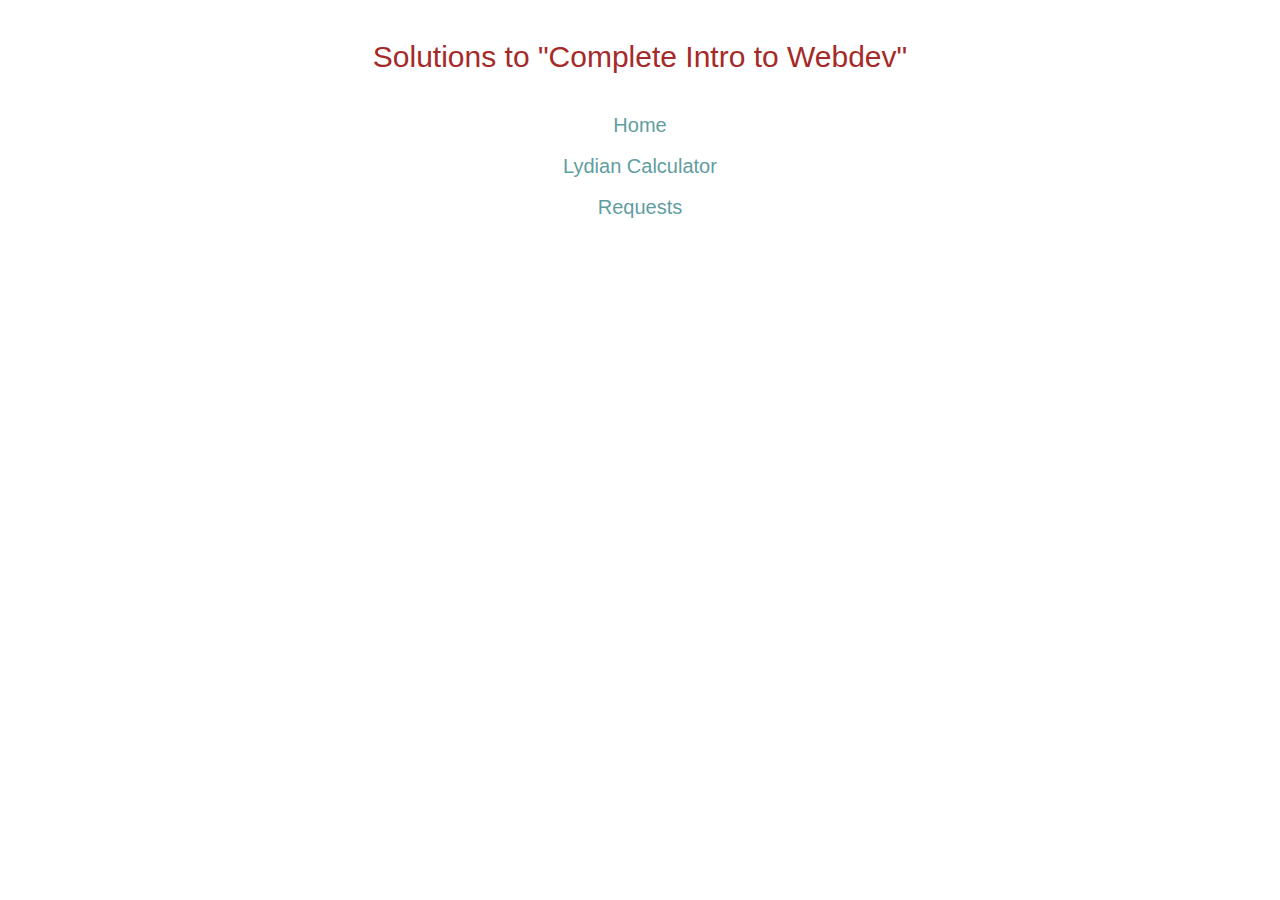
<file: frontendmasters/complete_intro_to_webdev/complete_intro_to_webdev.html>
<!DOCTYPE html>
<html lang="en">
<head>
    <meta charset="UTF-8">
    <meta name="viewport" content="width=device-width, initial-scale=1.0">
    <title>Solutions to Complete Intro to Webdev</title>
    <link rel="stylesheet" href="standard-styles.css">
    <link rel="stylesheet" href="style.css">
</head>
<body>
    <div id="title">
        Solutions to "Complete Intro to Webdev"
    </div>
    <div>
        <a href="../../index.html">Home</a>
        <br><br>
        <a href="../../frontendmasters/complete_intro_to_webdev/calculator/lydiancalculator.html">Lydian Calculator</a>
        <br><br>
        <a href="../../frontendmasters/complete_intro_to_webdev/requests/requests.html">Requests</a>
    </div>
</body>
</html>
</file>
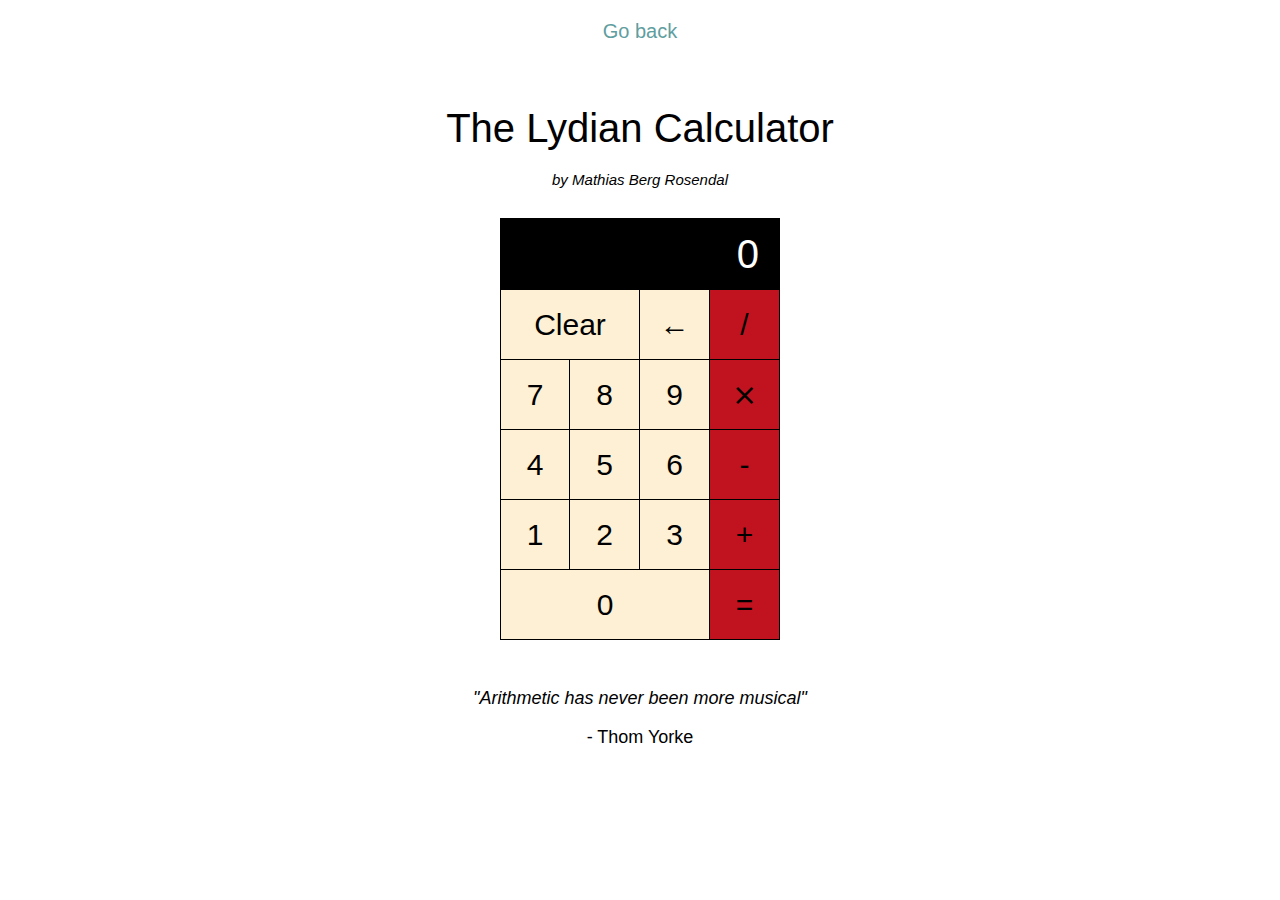
<file: frontendmasters/complete_intro_to_webdev/calculator/lydiancalculator.html>
<!DOCTYPE html>
<html lang="en">

<head>
    <meta charset="UFT-8" name="viewport" content="width=device-width, initial-scale=1.0">
    <title>Lydian Calculator</title>
    <link rel="stylesheet" href="../standard-styles.css">
    <link rel="stylesheet" href="style.css">
    <audio src="" id="mySound"></audio>
</head>

<body>
    <div><a href="../complete_intro_to_webdev.html">Go back</a></div>
    <div class="title">The Lydian Calculator</div>
    <div class="credit">by Mathias Berg Rosendal</div>
    <div class="grid-div">
        <div class="screen" data-temporary_number="0" data-last_operation="none">0</div>
        <button class="buttons" id="zero" data-sound="zero-sound.mp3">0</button>
        <button class="buttons" id="one"   data-sound="one-sound.mp3">1</button>
        <button class="buttons" id="two"   data-sound="two-sound.mp3">2</button>
        <button class="buttons" id="three" data-sound="three-sound.mp3">3</button>
        <button class="buttons" id="four"  data-sound="four-sound.mp3">4</button>
        <button class="buttons" id="five"  data-sound="five-sound.mp3">5</button>
        <button class="buttons" id="six"   data-sound="six-sound.mp3">6</button>
        <button class="buttons" id="seven" data-sound="seven-sound.mp3">7</button>
        <button class="buttons" id="eight" data-sound="eight-sound.mp3">8</button>
        <button class="buttons" id="nine"  data-sound="nine-sound.mp3">9</button>
        <button class="buttons" id="clear" data-sound="clear-sound.mp3">Clear</button>
        <button class="buttons" id="delete" data-sound="delete-sound.mp3">&larr;</button>
        <button class="buttons" id="divide" data-sound="divide-sound.mp3">/</button>
        <button class="buttons" id="multiply" data-sound="multiply-sound.mp3">&#10799;</button>
        <button class="buttons" id="subtract" data-sound="subtract-sound.mp3">-</button>
        <button class="buttons" id="add" data-sound="add-sound.mp3">+</button>
        <button class="buttons" id="equals" data-sound="equals-sound.mp3">=</button>
    </div>
    <div class="quote"><p style="font-style: italic">"Arithmetic has never been more musical"</p>- Thom Yorke</div>
</body>
<script src="java.js">
</script>
</html>
</file>
<file: frontendmentor/faq-accordion-main/styles.css>
@import url('https://fonts.googleapis.com/css2?family=Work+Sans:wght@200..900&display=swap');

body {
    background-image: url("./assets/images/background-pattern-desktop.svg");
    background-repeat: no-repeat;
    background-color: #F9EEFF;
    font-family: "Work Sans", sans-serif;
}

.title  {
    display: flex;
    gap: 10px;
    font-size: 45px;
    font-weight: 700;
}

.question {
    font-weight: 700;
    display: flex;
    justify-content: space-between;
    align-items: center;
}

.answer {
    visibility: hidden;
    opacity: 0;
    max-height: 0;
    transition: max-height 0.5s ease, opacity 0.5s ease-out;
}

.answer.show {
    visibility: visible;
    opacity: 1;
    max-height: 500px; /* Adjust as needed to fit content */
    transition: max-height 0.5s ease, opacity 0.5s ease;
}

img {
    transition: opacity 0.5s ease;
    transition: transform 0.08s ease;
}

img:hover {
    transform: scale(1.1);
}

@media (max-width: 800px) {
    .card {
        background-color: white;
        border-radius: 10px;
        margin-left: 10%;
        margin-right: 10%;
        margin-top: 15%;
        padding: 50px;
    }

    body {
        background-size: 250%;
    }
}

@media (min-width: 800px) {
    .card {
        background-color: white;
        border-radius: 10px;
        margin-left: 25%;
        margin-right: 25%;
        margin-top: 10%;
        padding-left: 100px;
        padding-right: 100px;
        padding-top: 50px;
        padding-bottom: 50px;
    }

    body {
        background-size: 100%;
    }
}
</file>
<file: frontendmasters/complete_intro_to_webdev/calculator/style.css>
.title {
    text-align: center;
    font-size: 40px;
    margin-top: 5%;
}

.credit {
    text-align: center;
    font-size: 15px;
    font-style: italic;
    margin-top: 10px;
}

.quote {
    padding: 10px;
    text-align: center;
    font-size: 18px;
}

/* The numbers are formatted here */
.buttons {
    margin: 0;
    padding: 0;
    width: 70px;
    height: 70px;
    background-color: #fdf0d5;
    border-color: black;
    border-width: 0px;
    color: black;
    font-size: 30px;
    transition: background-color .3s ease;   
}


/* Hover animation */
.buttons:hover {
    background-color: #669bbc;
}

/* Click animation */
.buttons:active {
    background-color: #003049;
    /* color: white; */
    transition: none;
}

#zero {
    border-left: 1px solid black;
    grid-area: zero;
    width: 210px;
}

#one {
    border-left: 1px solid black;
    grid-area: one;
}

#two {
    grid-area: two;
}

#three {
    grid-area: three;
}

#four {
    border-left: 1px solid black;
    grid-area: four;
}

#five {
    grid-area: five;
}

#six {
    grid-area: six;
}

#seven {
    border-left: 1px solid black;
    grid-area: seven;
}

#eight {
    grid-area: eight;
}

#nine {
    grid-area: nine;
}

#clear {
    border-left: 1px solid black;
    grid-area: clear;
    width: 140px;
}

#delete {
    grid-area: delete;
    width: 70px;
}

#divide {
    grid-area: divide;
    width: 70px;
    background-color: #c1121f;
}

#multiply {
    grid-area: multiply;
    width: 70px;
    background-color: #c1121f;
}

#add {
    grid-area: add;
    width: 70px;
    background-color: #c1121f;
}

#subtract {
    grid-area: subtract;
    width: 70px;
    background-color: #c1121f;
}

#equals {
    grid-area: equals;
    width: 70px;
    background-color: #c1121f;
}

#divide:hover {
    background-color: #669bbc;
}

#multiply:hover  {
    background-color: #669bbc;
}

#add:hover  {
    background-color: #669bbc;
}

#subtract:hover  {
    background-color: #669bbc;
}

#equals:hover  {
    background-color: #669bbc;
}

#divide:active {
    background-color: #003049;
}

#multiply:active  {
    background-color: #003049;
}

#add:active  {
    background-color: #003049;
}

#subtract:active  {
    background-color: #003049;
}

#equals:active  {
    background-color: #003049;
}

.buttons:active {
    background-color: #003049;
    /* color: white; */
    transition: none;
}


/* The screen */
.screen {
    border-left: 1px solid black;
    border-top: 1px solid black;
    background-color: black;
    align-content: center;
    text-align: right;
    color: white;
    font-size: 40px;
    grid-area: screen;
    margin: 0;
    padding-right: 20px;
    width: 258px;
    height: 70px;
}


/* The calculator grid */
.grid-div {
    display: grid;
    justify-content: center;
    padding: 0;
    margin-top: 30px;
    margin-left: 25%;
    margin-right: 25%;
    row-gap: 0;
    column-gap: 0;
    grid-template-areas:
        "screen screen screen screen"
        "clear clear delete divide"
        "seven eight nine multiply"
        "four five six subtract"
        "one two three add"
        "zero zero zero equals";
}

/* Add border to the right and bottom of all elements */
.grid-div > * {
    border-right: 1px solid black;
    border-bottom: 1px solid black;
}
</file>
<file: javatests/popup-box.css>
/* Popup container */
.popup {
    position: relative;
    display: inline-block;
    cursor: pointer;
  }
  
  /* The actual popup (appears on top) */
  .popup .popuptext {
    visibility: hidden;
    width: 160px;
    background-color: #555;
    color: #fff;
    text-align: center;
    border-radius: 6px;
    padding: 8px 0;
    position: absolute;
    z-index: 1;
    bottom: 125%;
    left: 50%;
    margin-left: -80px;
  }
  
  /* Popup arrow */
  .popup .popuptext::after {
    content: "";
    position: absolute;
    top: 100%;
    left: 50%;
    margin-left: -5px;
    border-width: 5px;
    border-style: solid;
    border-color: #555 transparent transparent transparent;
  }
  
  /* Toggle this class when clicking on the popup container (hide and show the popup) */
  .popup .show {
    visibility: visible;
    -webkit-animation: fadeIn 1s;
    animation: fadeIn 1s
  }
  
  /* Add animation (fade in the popup) */
  @-webkit-keyframes fadeIn {
    from {opacity: 0;}
    to {opacity: 1;}
  }
  
  @keyframes fadeIn {
    from {opacity: 0;}
    to {opacity:1 ;}
  }
</file>
<file: minimalistblog/static/standard-styles.css>
@font-face {
    font-family: 'Futura';
    src: local('Futura'),
         url('./futura/Futura\ Std\ Book.ttf') format("truetype");
  }  

/* Hide scrollbars */
body {
    overflow-x: hidden;
}

::-webkit-scrollbar {
    width: 0px;
    background: transparent; /* make scrollbar transparent */
}

.tree_pot {
    display: flex;
    width: 90%;
    justify-content: center;
    align-items: flex-end;
}

svg {
    width: 100%;
    overflow: hidden;
}

/* Hide all posts, let javascript reveal them in animation */
#Posts > g > g > circle {
    visibility: hidden;
    transition: fill 0.3s ease;
} 


/* Using !important to override svg inline properties - necessary as svg otherwise overrides css stylings if defined */
#Posts > g > g > circle:hover {
    fill: #f07167 !important;
}

#Posts > g > g > text {
    visibility: hidden;
    opacity: 0;
    transition: opacity 0.5s ease;
}

/* Setting transition of all id's that contain ViewButton */
[id^="ViewButton"] {
    visibility: hidden;
    opacity: 0;
    transition: opacity 0.5s ease;
}

#Posts > g #thumbnail {
    opacity: 0;
    transition: opacity 0.5s ease;
}

/* style="fill:rgb(63,177,255); */
/* #Posts g  circle:hover {
    fill: #0081a7;
} */

.reveal {
    position: absolute;
    height: 100vh;
    width: 100%;
    top: 0;
    left: 0;
    z-index: -1;
}

/* Scrolling */

.scroll-container {
    display: flex;
    height: 100%;
    transition: transform 0.5s ease-in-out;
    /* transform: translateY(-145px); */
}

.section {
    position: relative;
    height: 100%;
    display: flex;
    justify-content: center;
    align-items: center;
    font-size: 3em;
    color: rgb(0, 0, 0);
}

/* The actual popup */
.popup {
    visibility: hidden;
    position: fixed;
    z-index: 1;
    width: 80vw;
    height: 80vh;
    text-align: center;
    border-radius: 6px;
    color: #fff;
    background-color: #5E9BE1;
    padding: 8px 0;
    top: 5%;
    left: 10%;
    /* right: 10%; */
    opacity: 0;
    transition: opacity 0.5s ease-in-out;
}

.popup .button-container {
    display: flex;
    width: 100%;
    padding-left: 20px;
    justify-content: flex-end;
    box-sizing: border-box;
}


.popup button {
    /* width: 100px;
    width: 100px; */
    height: 60px;
    line-height: 0%;
    font-size: 100px;
    color: #fff;
    background-color: #5E9BE1;
    border: none;
}

#section1 {
    background-color: #ffffff;
}

#section2 {
    background-color: #ffffff;
}

#section3 {
    background-color: #ffffff;
}
     
.popup .popup-content {
    display: flex;
    width: 100%;
    height: 100%;   
    padding-top: 3%;
    padding-left: 2.5%;
    padding-right: 2.5%;
    padding-bottom: 5%;
}
.popup-content > p {
    text-align: left;
    font-size: 20px;
    width: 40%;
}

.popup-content > div {
    width: 55%;
}

/* Mobile */
@media (max-width: 750px) {
    
    .scroll-container {
        width: 300vw; /* 3 times the width of the viewport */
    }
    .section {
        flex: 0 0 100vw; /* Each section takes up the full width of the viewport */
    }

    /* .section .popup {
        width: 100%;
    } */

    .popup .popup-content {
        flex-direction: column;
        width: 100%;
        height: 100%;   
        padding-top: 0%;
        padding-left: 2.5%;
        padding-right: 2.5%;
        padding-bottom: 5%;
    }
    .popup-content > p {
        font-size: 20px;
        width: 100%;
        height: 20%;
    }
    
    .popup-content > div {
        width: 95%;
        height: 80%;
    }
    
}

/* Computer */
@media (min-width: 750px) {
    
    .section {
        flex: 1 0 33vw; /* Each section takes up a third of the viewport */
    }
    .scroll-container {
        width: 100vw; /* 100% viewport */
    }

        
    .popup .popup-content {
        display: flex;
        width: 100%;
        height: 100%;   
        padding-top: 3%;
        padding-left: 2.5%;
        padding-right: 2.5%;
        padding-bottom: 5%;
    }
    .popup-content > p {
        text-align: left;
        font-size: 20px;
        width: 40%;
    }
    
    .popup-content > div {
        width: 55%;
    }
}
</file>
<file: frontendmasters/complete_intro_to_webdev/standard-styles.css>
* {
    font-family: 'Lucida Sans', 'Lucida Sans Regular', 'Lucida Grande', 'Lucida Sans Unicode', Geneva, Verdana, sans-serif;
}

a {
    color: cadetblue;
    font-size: 20px;
    text-decoration: none;
    transition: text-decoration-color 0.5s ease;
    text-decoration-color: transparent;
}

a:hover {
    text-decoration: underline;
    text-decoration-color: cadetblue;
    text-decoration-thickness: 1.3px;
}

div {
    text-align: center; 
    margin: 20px;
}
</file>
<file: frontendmasters/complete_intro_to_webdev/style.css>
* {
    text-align: center;
}

div {
    margin: 40px;
}

#title  {
    font-size: 30px;
    color:brown
}


@media (min-width: 700px) {
}

@media (max-width: 700px) {
    #title {
        font-size: 25px;
    }
}
</file>
